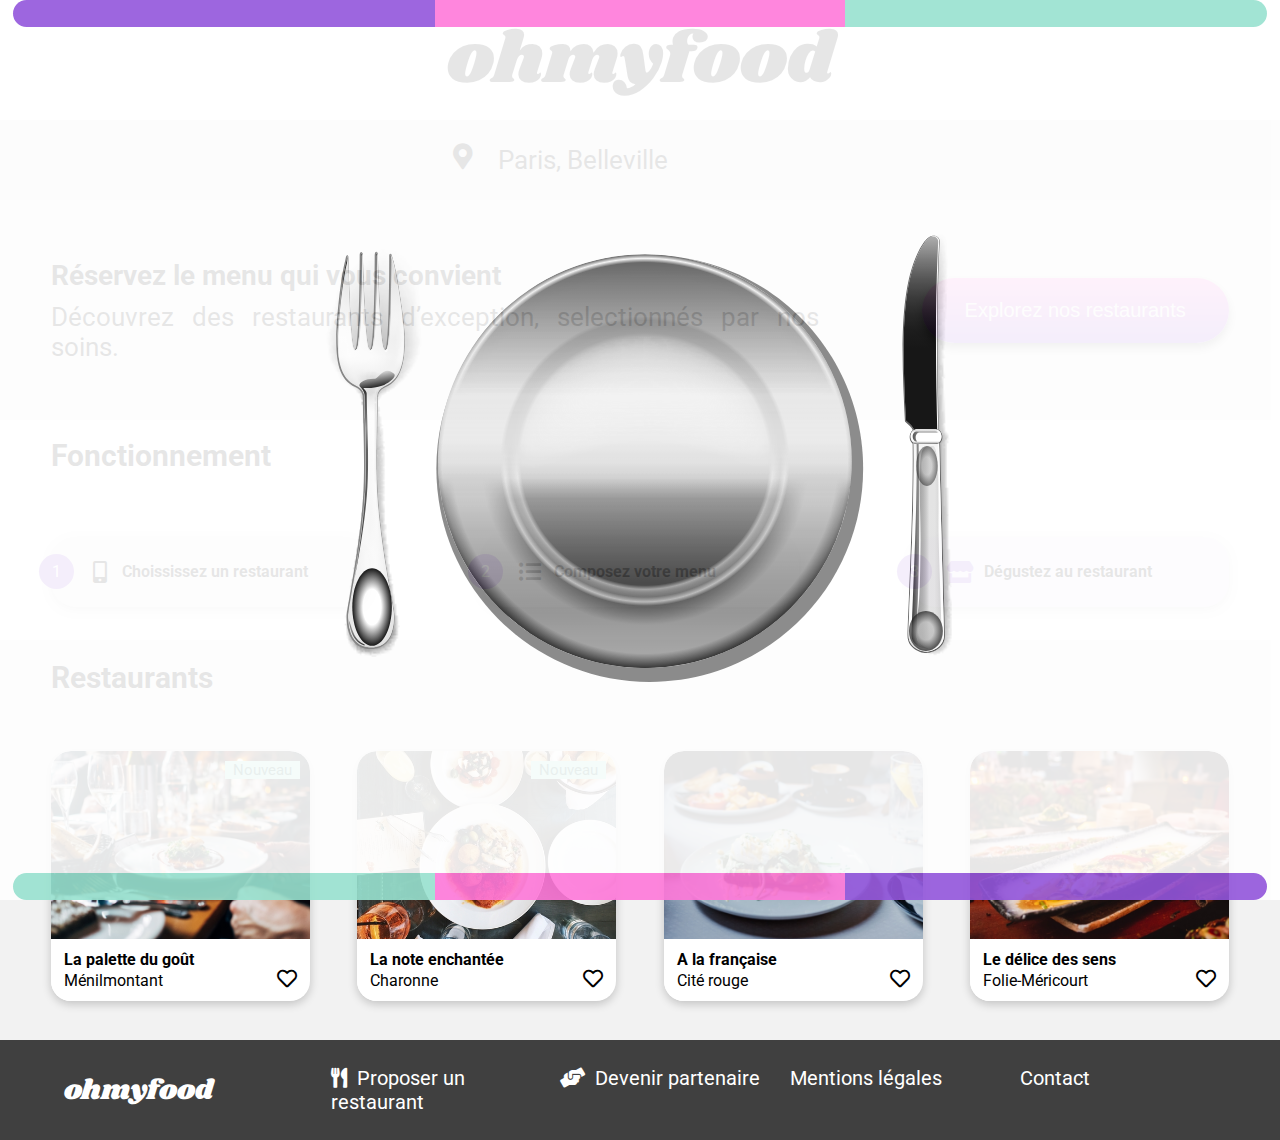
<file: index.html>
<!DOCTYPE html>
<html lang="fr">
<head>
    <meta charset="UTF-8">
    <meta http-equiv="X-UA-Compatible" content="IE=edge">
    <meta name="viewport" content="width=device-width, initial-scale=1.0">
    <link rel="stylesheet" href="./css/fontawesome/css/all.css">
    <link rel="stylesheet" href="./css/accueil_style.css">

    <title>Ohmyfood</title>

    <!-- Global site tag (gtag.js) - Google Analytics -->
<script async src="https://www.googletagmanager.com/gtag/js?id=G-TWSMC20146"></script>
<script>
  window.dataLayer = window.dataLayer || [];
  function gtag(){dataLayer.push(arguments);}
  gtag('js', new Date());

  gtag('config', 'G-TWSMC20146');
</script>

</head>
<body>
    <div class="loader">
        <div class="loader__bar1"></div>
        <div class="loader__bar2"></div>
        <div class="loader__bar3"></div>
        <img src="./images/Index_loader.svg" alt="ustensils" class="load-pic">
        <div class="loader__bar4"></div>
        <div class="loader__bar5"></div>
        <div class="loader__bar6"></div>
    </div>
    <header class="heading">
        <h1 class="heading__logo">ohmyfood</h1>
    </header>
    <aside class="location">
        <div class="locbox">
            <label for="locbox__userlocation" class="locbox__item">
                <i class="fas fa-map-marker-alt"></i>
            </label>
            <input type="text" name="location" id="locbox__userlocation" size="20" maxlength="25" value="Paris, Belleville">
        </div>
    </aside>
    <article class="summary">
        <div class="summary__text">
            <h2 class="p1">Réservez le menu qui vous convient</h2>
            <p class="p2">Découvrez des restaurants d’exception, selectionnés par nos soins.</p>
        </div>
            <input type="button" value="Explorez nos restaurants" class="btn summary__btn">
    </article>
    <section class="functioning">
        <div class="functioning__head">
            <h2>Fonctionnement</h2>
        </div>
        <div class="functioningbox">
            <div class="functioningbox__content functioningbox__content--colored fc1">
                <span class="f1">1</span>
                <i class="fas fa-mobile-alt step-icon"></i>
                <span class="f2">Choississez un restaurant</span>
            </div>
            <div class="functioningbox__content functioningbox__content--colored fc2">
                <span class="f1">2</span>
                <i class="fas fa-list-ul step-icon"></i>
                <span class="f2">Composez votre menu</span>
            </div>
            <div class="functioningbox__content functioningbox__content--colored fc3">
                <span class="f1">3</span>
                <i class="fas fa-store step-icon"></i>
                <span class="f2">Dégustez au restaurant</span>
            </div>
        </div>
    </section>
    <section class="choice">
        <div class="choice__head">
            <h2>Restaurants</h2>
        </div>
        <div class="cardcontainer">
            <a href="./menu-la_palette_du_goût.html" class="card">
                <div class="card__pic">
                    <p class="new">Nouveau</p>
                    <img src="./images/jay-wennington-n_y88twmgwa-unsplash.jpg" alt="palette_du_goût" class="placeimage">  
                </div>
                <div class="card__content">
                    <div>
                        <p class="cp1">La palette du goût</p>
                        <p class="cp2">Ménilmontant</p>
                    </div>
                </div>
            </a>
            <div class="like_btn"><i class="far fa-heart"></i>
            <i class="fas fa-heart like_btn--on"></i>
            </div>
        </div>
        <div class="cardcontainer">
            <a href="./menu-la_note_enchantée.html" class="card">
                <div class="card__pic">
                    <p class="new">Nouveau</p>
                    <img src="./images/stil-u2Lp8tXIcjw-unsplash.jpg" alt="note_enchantée" class="placeimage">
                </div>
                <div class="card__content">
                    <div>
                        <p class="cp1">La note enchantée</p>
                        <p class="cp2">Charonne</p>
                    </div>
                </div>
            </a>
            <div class="like_btn"><i class="far fa-heart"></i>
            <i class="fas fa-heart like_btn--on"></i></div>
        </div>
        <div class="cardcontainer">
            <a href="./menu-à_la_française.html" class="card">
                <div class="card__pic">
                    <img src="./images/toa-heftiba-DQKerTsQwi0-unsplash.jpg" alt="à_la_française" class="placeimage">
                </div>
                <div class="card__content">
                    <div>
                        <p class="cp1">A la française</p>
                        <p class="cp2">Cité rouge</p>
                    </div>
                </div>
            </a>
            <div class="like_btn"><i class="far fa-heart"></i>
            <i class="fas fa-heart like_btn--on"></i></div>
        </div>
        <div class="cardcontainer">
            <a href="./menu-le_délice_des_sens.html" class="card">
                <div class="card__pic">
                    <img src="./images/louis-hansel-shotsoflouis-qNBGVyOCY8Q-unsplash.jpg" alt="délice_des_sens" class="placeimage">
                </div>
                <div class="card__content">
                    <div>
                        <p class="cp1">Le délice des sens</p>
                        <p class="cp2">Folie-Méricourt</p>
                    </div>
                </div>
            </a>
            <div class="like_btn"><i class="far fa-heart"></i>
            <i class="fas fa-heart like_btn--on"></i></div>
        </div>
        
    </section>
    <footer class="foot">
            <h1 class="foot__logo">ohmyfood</h1>
            <ul class="foot__footlist">
                <li class="footlist__link"><a href="#" class="fl1"><i class="fas fa-utensils footerlogo1"></i>Proposer un restaurant</a></li>
                <li class="footlist__link"><a href="#" class="fl2"><i class="fas fa-hands-helping footerlogo2"></i>Devenir partenaire</a></li>
                <li class="footlist__link"><a href="#" class="fl3">Mentions légales</a></li>
                <li class="footlist__link"><a href="mailto:ohmyfoodcontact@restaurant.net" class="fl4">Contact</a></li>
            </ul>
    </footer>
</body>
</html>
</file>
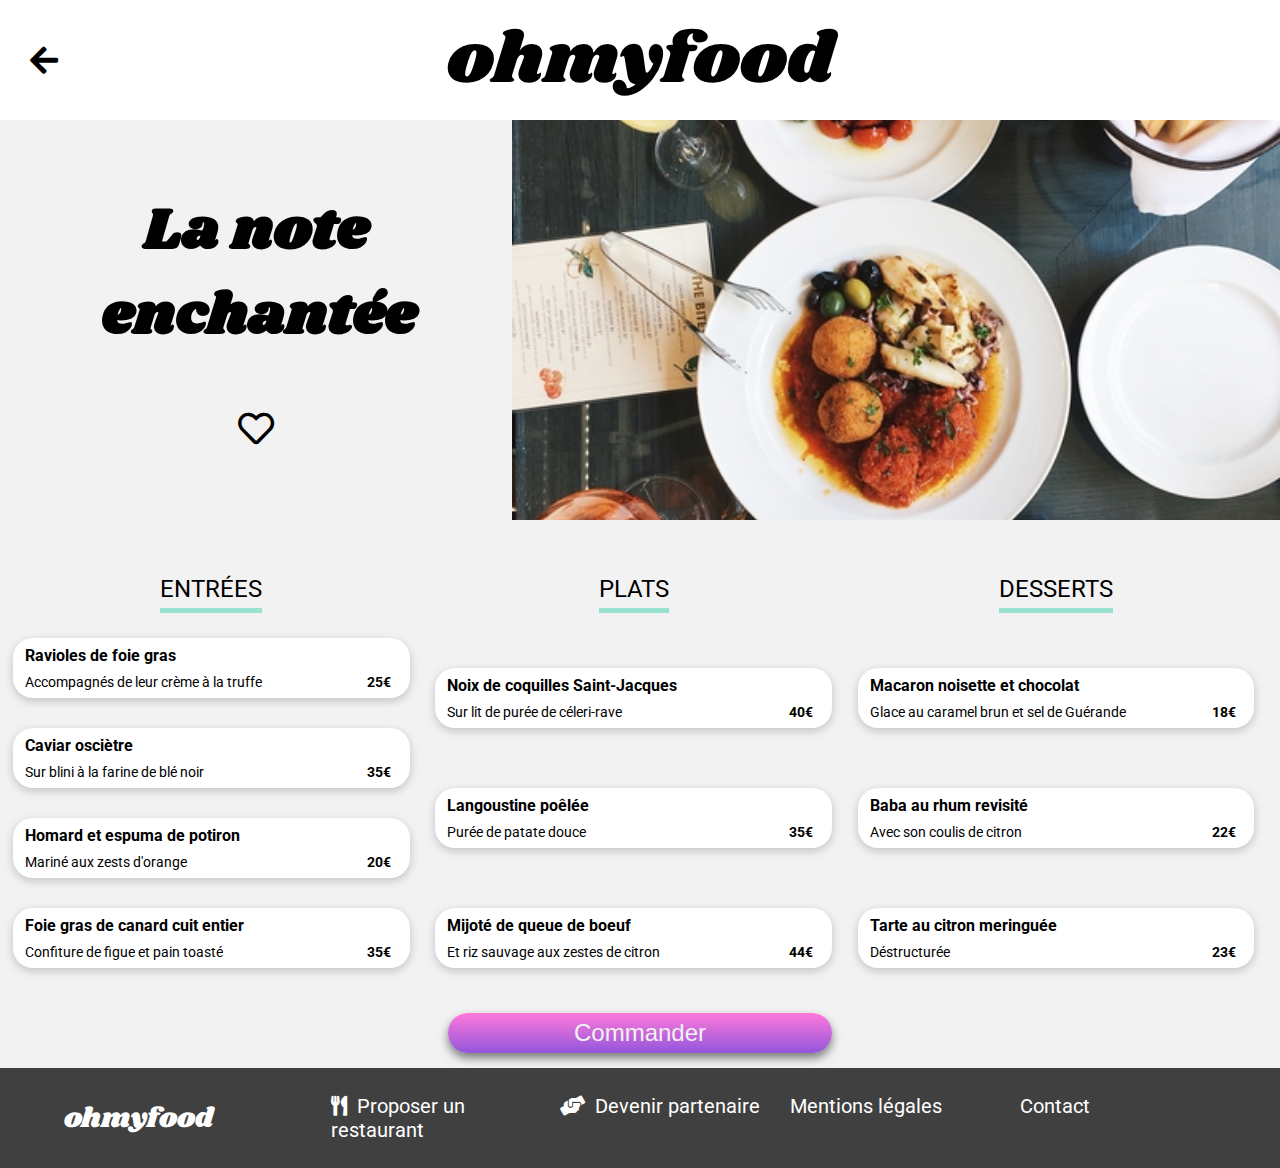
<file: menu-la_note_enchantée.html>
<!DOCTYPE html>
<html lang="en">
<head>
    <meta charset="UTF-8">
    <meta http-equiv="X-UA-Compatible" content="IE=edge">
    <meta name="viewport" content="width=device-width, initial-scale=1.0">
    <link rel="stylesheet" href="./css/fontawesome/css/all.css">
    <link rel="stylesheet" href="./css/menu_style.css">
    <title>Ohmyfood - Menu</title>
    <!-- Global site tag (gtag.js) - Google Analytics -->
<script async src="https://www.googletagmanager.com/gtag/js?id=G-TWSMC20146"></script>
<script>
  window.dataLayer = window.dataLayer || [];
  function gtag(){dataLayer.push(arguments);}
  gtag('js', new Date());

  gtag('config', 'G-TWSMC20146');
</script>
</head>
<body>
    <header class="heading">
        <a href="./index.html" class="heading__back"><i class="fas fa-arrow-left"></i></a>
        <h1 class="heading__logo">ohmyfood</h1>
    </header>
    <section class="menu">
        <div class="menu__pic">
            <img src="./images/stil-u2Lp8tXIcjw-unsplash.jpg" alt="note_enchantée" class="placeimage">
        </div>
        <div class="menu__heading">
            <h1 class="placename">La note enchantée</h1>
            <button class="like_btn"><i class="far fa-heart"></i>
<i class="fas fa-heart like_btn--on"></i></button>
        </div>
        <div class="menubox">
            <div class="menubox__phase">
                <div class="phasetitle">
                    <p>Entrées</p>
                    <hr>
                </div>
                <div class="phasecontent pc1">
                    <div class="phasecontent__text">
                        <p class="pc1">Ravioles de foie gras</p>
                        <p class="pc2">Accompagnés de leur crème à la truffe</p>
                    </div>
                    <div class="price">
                        <p>25€</p>
                    </div>
                    <div class=" check-btn">
                        <i class="fas fa-check-circle"></i>
                    </div>
                </div>
                <div class="phasecontent pc2">
                    <div class="phasecontent__text">
                        <p class="pc1">Caviar osciètre</p>
                        <p class="pc2">Sur blini à la farine de blé noir</p>
                    </div>
                    <div class="price">
                        <p>35€</p>
                    </div>
                    <div class=" check-btn">
                        <i class="fas fa-check-circle"></i>
                    </div>
                </div>
                <div class="phasecontent pc3">
                    <div class="phasecontent__text">
                        <p class="pc1">Homard et espuma de potiron</p>
                        <p class="pc2">Mariné aux zests d'orange</p>
                    </div>
                    <div class="price">
                        <p>20€</p>
                    </div>
                    <div class=" check-btn">
                        <i class="fas fa-check-circle"></i>
                    </div>
                </div>
                <div class="phasecontent pc4">
                    <div class="phasecontent__text">
                        <p class="pc1">Foie gras de canard cuit entier</p>
                        <p class="pc2">Confiture de figue et pain toasté</p>
                    </div>
                    <div class="price">
                        <p>35€</p>
                    </div>
                    <div class=" check-btn">
                        <i class="fas fa-check-circle"></i>
                    </div>
                </div>
            </div>
            <div class="menubox__phase">
                <div class="phasetitle">
                    <p>Plats</p>
                    <hr>
                </div>
                <div class="phasecontent pc1">
                    <div class="phasecontent__text">
                        <p class="pc1">Noix de coquilles Saint-Jacques</p>
                        <p class="pc2">Sur lit de purée de céleri-rave</p>
                    </div>
                    <div class="price">
                        <p>40€</p>
                    </div>
                    <div class=" check-btn">
                        <i class="fas fa-check-circle"></i>
                    </div>
                </div>
                <div class="phasecontent pc2">
                    <div class="phasecontent__text">
                        <p class="pc1">Langoustine poêlée</p>
                        <p class="pc2">Purée de patate douce</p>
                    </div>
                    <div class="price">
                        <p>35€</p>
                    </div>
                    <div class=" check-btn">
                        <i class="fas fa-check-circle"></i>
                    </div>
                </div>
                <div class="phasecontent pc3">
                    <div class="phasecontent__text">
                        <p class="pc1">Mijoté de queue de boeuf</p>
                        <p class="pc2">Et riz sauvage aux zestes de citron</p>
                    </div>
                    <div class="price">
                        <p>44€</p>
                    </div>
                    <div class=" check-btn">
                        <i class="fas fa-check-circle"></i>
                    </div>
                </div>
            </div>
            <div class="menubox__phase">
                <div class="phasetitle">
                    <p>Desserts</p>
                    <hr>
                </div>
                <div class="phasecontent pc1">
                    <div class="phasecontent__text">
                        <p class="pc1">Macaron noisette et chocolat</p>
                        <p class="pc2">Glace au caramel brun et sel de Guérande</p>
                    </div>
                    <div class="price">
                        <p>18€</p>
                    </div>
                    <div class=" check-btn">
                        <i class="fas fa-check-circle"></i>
                    </div>
                </div>
                <div class="phasecontent pc2">
                    <div class="phasecontent__text">
                        <p class="pc1">Baba au rhum revisité</p>
                        <p class="pc2">Avec son coulis de citron</p>
                    </div>
                    <div class="price">
                        <p>22€</p>
                    </div>
                    <div class=" check-btn">
                        <i class="fas fa-check-circle"></i>
                    </div>
                </div>
                <div class="phasecontent pc3">
                    <div class="phasecontent__text">
                        <p class="pc1">Tarte au citron meringuée</p>
                        <p class="pc2">Déstructurée</p>
                    </div>
                    <div class="price">
                        <p>23€</p>
                    </div>
                    <div class=" check-btn">
                        <i class="fas fa-check-circle"></i>
                    </div>
                </div>
            </div>
            <input type="button" value="Commander" class="btn menubox__btn">
        </div>
    </section>
    <footer class="foot">
        <h1 class="foot__logo">ohmyfood</h1>
        <ul class="foot__footlist">
            <li class="footlist__link"><a href="#" class="fl1"><i class="fas fa-utensils footerlogo1"></i>Proposer un restaurant</a></li>
            <li class="footlist__link"><a href="#" class="fl2"><i class="fas fa-hands-helping footerlogo2"></i>Devenir partenaire</a></li>
            <li class="footlist__link"><a href="#" class="fl3">Mentions légales</a></li>
            <li class="footlist__link"><a href="mailto:ohmyfoodcontact@restaurant.net" class="fl4">Contact</a></li>
        </ul>
</footer>
</body>
</html>
</file>
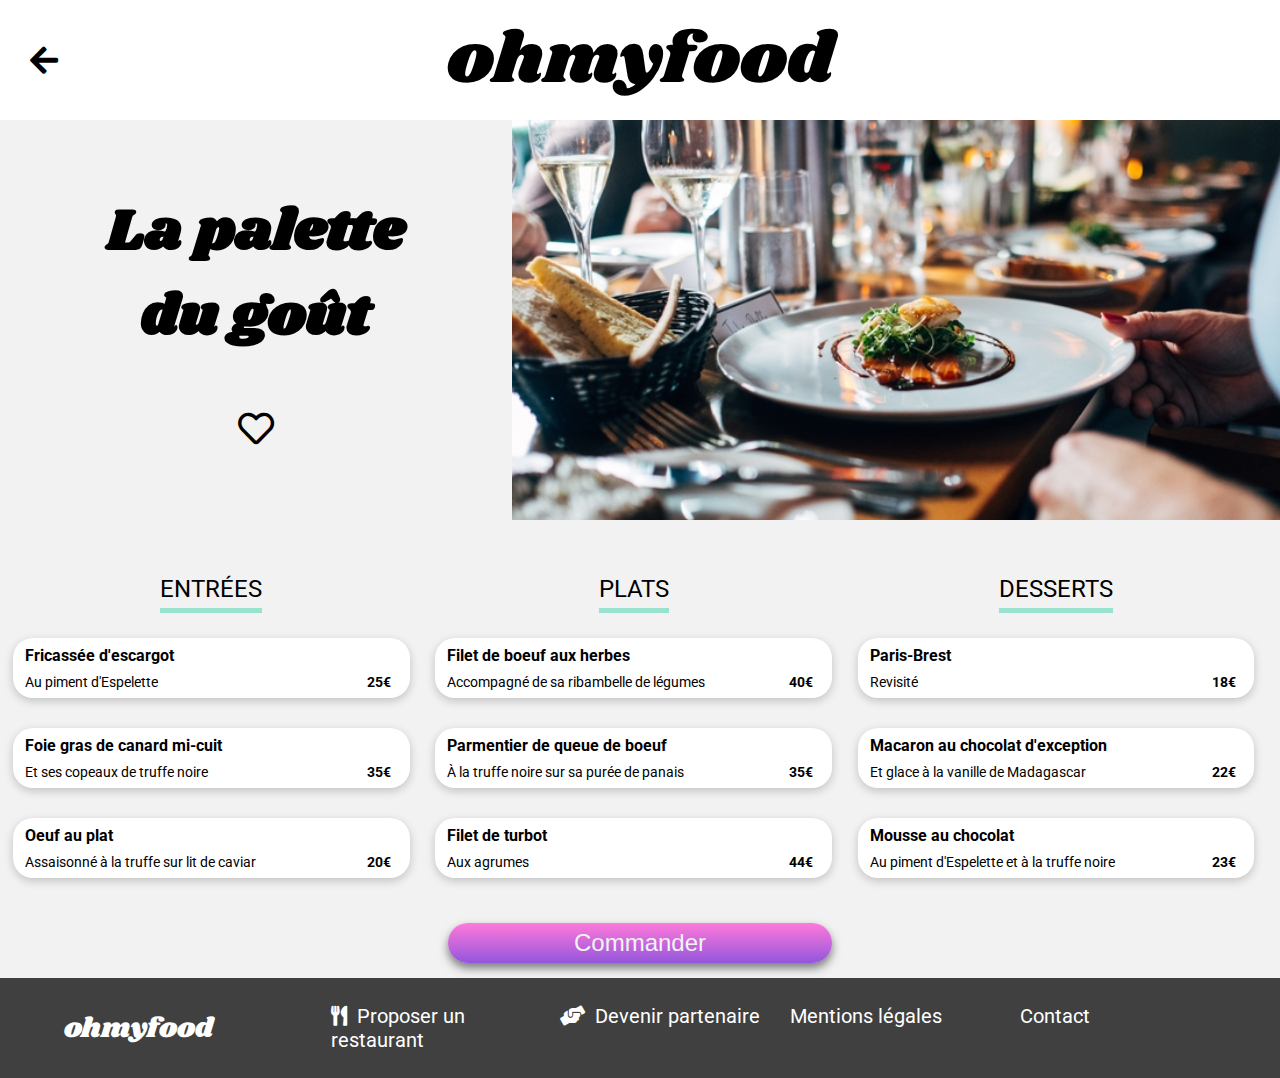
<file: menu-la_palette_du_goût.html>
<!DOCTYPE html>
<html lang="en">
<head>
    <meta charset="UTF-8">
    <meta http-equiv="X-UA-Compatible" content="IE=edge">
    <meta name="viewport" content="width=device-width, initial-scale=1.0">
    <link rel="stylesheet" href="./css/fontawesome/css/all.css">
    <link rel="stylesheet" href="./css/menu_style.css">
    <title>Ohmyfood - Menu</title>
    <!-- Global site tag (gtag.js) - Google Analytics -->
<script async src="https://www.googletagmanager.com/gtag/js?id=G-TWSMC20146"></script>
<script>
  window.dataLayer = window.dataLayer || [];
  function gtag(){dataLayer.push(arguments);}
  gtag('js', new Date());

  gtag('config', 'G-TWSMC20146');
</script>
</head>
<body>
    <header class="heading">
        <a href="./index.html" class="heading__back"><i class="fas fa-arrow-left"></i></a>
        <h1 class="heading__logo">ohmyfood</h1>
    </header>
    <section class="menu">
        <div class="menu__pic">
            <img src="./images/jay-wennington-n_y88twmgwa-unsplash.jpg" alt="palette_du_goût" class="placeimage">
        </div>
        <div class="menu__heading">
            <h2 class="placename">La palette du goût</h2>
            <div class="like_btn"><i class="far fa-heart"></i>
            <i class="fas fa-heart like_btn--on"></i></div>
        </div>
        <div class="menubox">
            <div class="menubox__phase">
                <div class="phasetitle">
                    <p>Entrées</p>
                    <hr>
                </div>
                <div class="phasecontent pc1">
                    <div class="phasecontent__text">
                        <p class="pc1">Fricassée d'escargot</p>
                        <p class="pc2">Au piment d'Espelette</p>
                    </div>
                    <div class="price">
                        <p>25€</p>
                    </div>
                    <div class=" check-btn">
                        <i class="fas fa-check-circle"></i>
                    </div>
                </div>
                <div class="phasecontent pc2">
                    <div class="phasecontent__text">
                        <p class="pc1">Foie gras de canard mi-cuit</p>
                        <p class="pc2">Et ses copeaux de truffe noire</p>
                    </div>
                    <div class="price">
                        <p>35€</p>
                    </div>
                    <div class=" check-btn">
                        <i class="fas fa-check-circle"></i>
                    </div>
                </div>
                <div class="phasecontent pc3">
                    <div class="phasecontent__text">
                        <p class="pc1">Oeuf au plat</p>
                        <p class="pc2">Assaisonné à la truffe sur lit de caviar</p>
                    </div>
                    <div class="price">
                        <p>20€</p>
                    </div>
                    <div class=" check-btn">
                        <i class="fas fa-check-circle"></i>
                    </div>
                </div>
            </div>
            <div class="menubox__phase">
                <div class="phasetitle">
                    <p>Plats</p>
                    <hr>
                </div>
                <div class="phasecontent pc1">
                    <div class="phasecontent__text">
                        <p class="pc1">Filet de boeuf aux herbes</p>
                        <p class="pc2">Accompagné de sa ribambelle de légumes</p>
                    </div>
                    <div class="price">
                        <p>40€</p>
                    </div>
                    <div class=" check-btn">
                        <i class="fas fa-check-circle"></i>
                    </div>
                </div>
                <div class="phasecontent pc2">
                    <div class="phasecontent__text">
                        <p class="pc1">Parmentier de queue de boeuf</p>
                        <p class="pc2">À la truffe noire sur sa purée de panais</p>
                    </div>
                    <div class="price">
                        <p>35€</p>
                    </div>
                    <div class=" check-btn">
                        <i class="fas fa-check-circle"></i>
                    </div>
                </div>
                <div class="phasecontent pc3">
                    <div class="phasecontent__text">
                        <p class="pc1">Filet de turbot</p>
                        <p class="pc2">Aux agrumes</p>
                    </div>
                    <div class="price">
                        <p>44€</p>
                    </div>
                    <div class=" check-btn">
                        <i class="fas fa-check-circle"></i>
                    </div>
                </div>
            </div>
            <div class="menubox__phase">
                <div class="phasetitle">
                    <p>Desserts</p>
                    <hr>
                </div>
                <div class="phasecontent pc1">
                    <div class="phasecontent__text">
                        <p class="pc1">Paris-Brest</p>
                        <p class="pc2">Revisité</p>
                    </div>
                    <div class="price">
                        <p>18€</p>
                    </div>
                    <div class=" check-btn">
                        <i class="fas fa-check-circle"></i>
                    </div>
                </div>
                <div class="phasecontent pc2">
                    <div class="phasecontent__text">
                        <p class="pc1">Macaron au chocolat d'exception</p>
                        <p class="pc2">Et glace à la vanille de Madagascar</p>
                    </div>
                    <div class="price">
                        <p>22€</p>
                    </div>
                    <div class=" check-btn">
                        <i class="fas fa-check-circle"></i>
                    </div>
                </div>
                <div class="phasecontent pc3">
                    <div class="phasecontent__text">
                        <p class="pc1">Mousse au chocolat</p>
                        <p class="pc2">Au piment d'Espelette et à la truffe noire</p>
                    </div>
                    <div class="price">
                        <p>23€</p>
                    </div>
                    <div class=" check-btn">
                        <i class="fas fa-check-circle"></i>
                    </div>
                </div>
            </div>
            <input type="button" value="Commander" class="btn menubox__btn">
        </div>
    </section>
    <footer class="foot">
        <h1 class="foot__logo">ohmyfood</h1>
        <ul class="foot__footlist">
            <li class="footlist__link"><a href="#" class="fl1"><i class="fas fa-utensils footerlogo1"></i>Proposer un restaurant</a></li>
            <li class="footlist__link"><a href="#" class="fl2"><i class="fas fa-hands-helping footerlogo2"></i>Devenir partenaire</a></li>
            <li class="footlist__link"><a href="#" class="fl3">Mentions légales</a></li>
            <li class="footlist__link"><a href="mailto:ohmyfoodcontact@restaurant.net" class="fl4">Contact</a></li>
        </ul>
</footer>
</body>
</html>
</file>
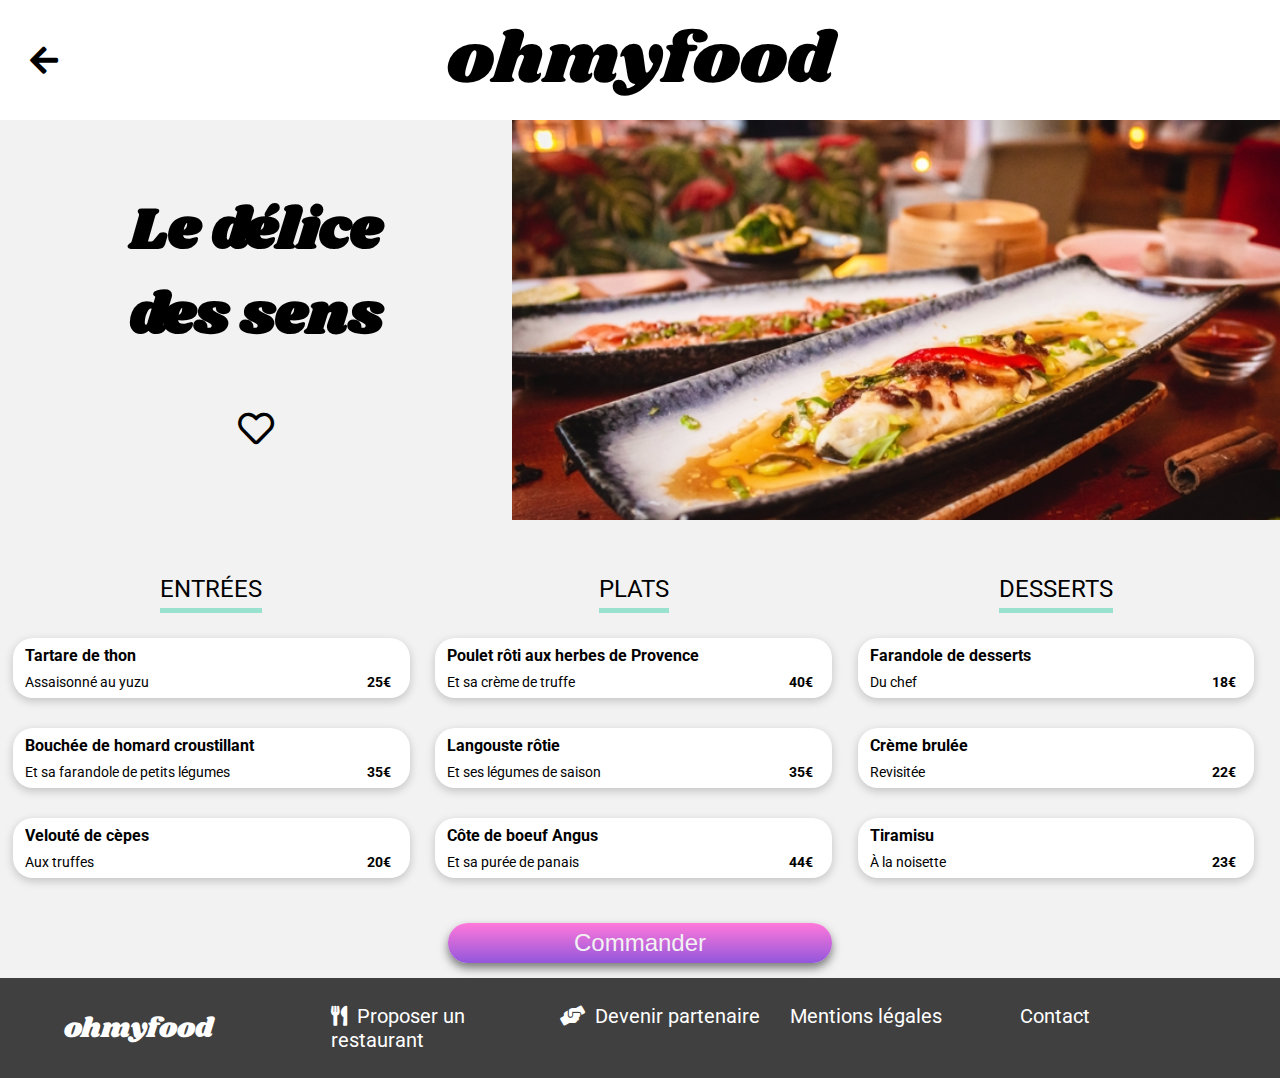
<file: menu-le_délice_des_sens.html>
<!DOCTYPE html>
<html lang="en">
<head>
    <meta charset="UTF-8">
    <meta http-equiv="X-UA-Compatible" content="IE=edge">
    <meta name="viewport" content="width=device-width, initial-scale=1.0">
    <link rel="stylesheet" href="./css/fontawesome/css/all.css">
    <link rel="stylesheet" href="./css/menu_style.css">
    <title>Ohmyfood - Menu</title>
    <!-- Global site tag (gtag.js) - Google Analytics -->
<script async src="https://www.googletagmanager.com/gtag/js?id=G-TWSMC20146"></script>
<script>
  window.dataLayer = window.dataLayer || [];
  function gtag(){dataLayer.push(arguments);}
  gtag('js', new Date());

  gtag('config', 'G-TWSMC20146');
</script>
</head>
<body>
    <header class="heading">
        <a href="./index.html" class="heading__back"><i class="fas fa-arrow-left"></i></a>
        <h1 class="heading__logo">ohmyfood</h1>
    </header>
    <section class="menu">
        <div class="menu__pic">
            <img src="./images/louis-hansel-shotsoflouis-qNBGVyOCY8Q-unsplash.jpg" alt="délice_des_sens" class="placeimage">
        </div>
        <div class="menu__heading">
            <h1 class="placename">Le délice des sens</h1>
            <button class="like_btn"><i class="far fa-heart"></i>
<i class="fas fa-heart like_btn--on"></i></button>
        </div>
        <div class="menubox">
            <div class="menubox__phase">
                <div class="phasetitle">
                    <p>Entrées</p>
                    <hr>
                </div>
                <div class="phasecontent pc1">
                    <div class="phasecontent__text">
                        <p class="pc1">Tartare de thon</p>
                        <p class="pc2">Assaisonné au yuzu</p>
                    </div>
                    <div class="price">
                        <p>25€</p>
                    </div>
                    <div class=" check-btn">
                        <i class="fas fa-check-circle"></i>
                    </div>
                </div>
                <div class="phasecontent pc2">
                    <div class="phasecontent__text">
                        <p class="pc1">Bouchée de homard croustillant</p>
                        <p class="pc2">Et sa farandole de petits légumes</p>
                    </div>
                    <div class="price">
                        <p>35€</p>
                    </div>
                    <div class=" check-btn">
                        <i class="fas fa-check-circle"></i>
                    </div>
                </div>
                <div class="phasecontent pc3">
                    <div class="phasecontent__text">
                        <p class="pc1">Velouté de cèpes</p>
                        <p class="pc2">Aux truffes</p>
                    </div>
                    <div class="price">
                        <p>20€</p>
                    </div>
                    <div class=" check-btn">
                        <i class="fas fa-check-circle"></i>
                    </div>
                </div>
            </div>
            <div class="menubox__phase">
                <div class="phasetitle">
                    <p>Plats</p>
                    <hr>
                </div>
                <div class="phasecontent pc1">
                    <div class="phasecontent__text">
                        <p class="pc1">Poulet rôti aux herbes de Provence</p>
                        <p class="pc2">Et sa crème de truffe</p>
                    </div>
                    <div class="price">
                        <p>40€</p>
                    </div>
                    <div class=" check-btn">
                        <i class="fas fa-check-circle"></i>
                    </div>
                </div>
                <div class="phasecontent pc2">
                    <div class="phasecontent__text">
                        <p class="pc1">Langouste rôtie</p>
                        <p class="pc2">Et ses légumes de saison</p>
                    </div>
                    <div class="price">
                        <p>35€</p>
                    </div>
                    <div class=" check-btn">
                        <i class="fas fa-check-circle"></i>
                    </div>
                </div>
                <div class="phasecontent pc3">
                    <div class="phasecontent__text">
                        <p class="pc1">Côte de boeuf Angus</p>
                        <p class="pc2">Et sa purée de panais</p>
                    </div>
                    <div class="price">
                        <p>44€</p>
                    </div>
                    <div class=" check-btn">
                        <i class="fas fa-check-circle"></i>
                    </div>
                </div>
            </div>
            <div class="menubox__phase">
                <div class="phasetitle">
                    <p>Desserts</p>
                    <hr>
                </div>
                <div class="phasecontent pc1">
                    <div class="phasecontent__text">
                        <p class="pc1">Farandole de desserts</p>
                        <p class="pc2">Du chef</p>
                    </div>
                    <div class="price">
                        <p>18€</p>
                    </div>
                    <div class=" check-btn">
                        <i class="fas fa-check-circle"></i>
                    </div>
                </div>
                <div class="phasecontent pc2">
                    <div class="phasecontent__text">
                        <p class="pc1">Crème brulée</p>
                        <p class="pc2">Revisitée</p>
                    </div>
                    <div class="price">
                        <p>22€</p>
                    </div>
                    <div class=" check-btn">
                        <i class="fas fa-check-circle"></i>
                    </div>
                </div>
                <div class="phasecontent pc3">
                    <div class="phasecontent__text">
                        <p class="pc1">Tiramisu</p>
                        <p class="pc2">À la noisette</p>
                    </div>
                    <div class="price">
                        <p>23€</p>
                    </div>
                    <div class=" check-btn">
                        <i class="fas fa-check-circle"></i>
                    </div>
                </div>
            </div>
            <input type="button" value="Commander" class="btn menubox__btn">
        </div>
    </section>
    <footer class="foot">
        <h1 class="foot__logo">ohmyfood</h1>
        <ul class="foot__footlist">
            <li class="footlist__link"><a href="#" class="fl1"><i class="fas fa-utensils footerlogo1"></i>Proposer un restaurant</a></li>
            <li class="footlist__link"><a href="#" class="fl2"><i class="fas fa-hands-helping footerlogo2"></i>Devenir partenaire</a></li>
            <li class="footlist__link"><a href="#" class="fl3">Mentions légales</a></li>
            <li class="footlist__link"><a href="mailto:ohmyfoodcontact@restaurant.net" class="fl4">Contact</a></li>
        </ul>
</footer>
</body>
</html>
</file>
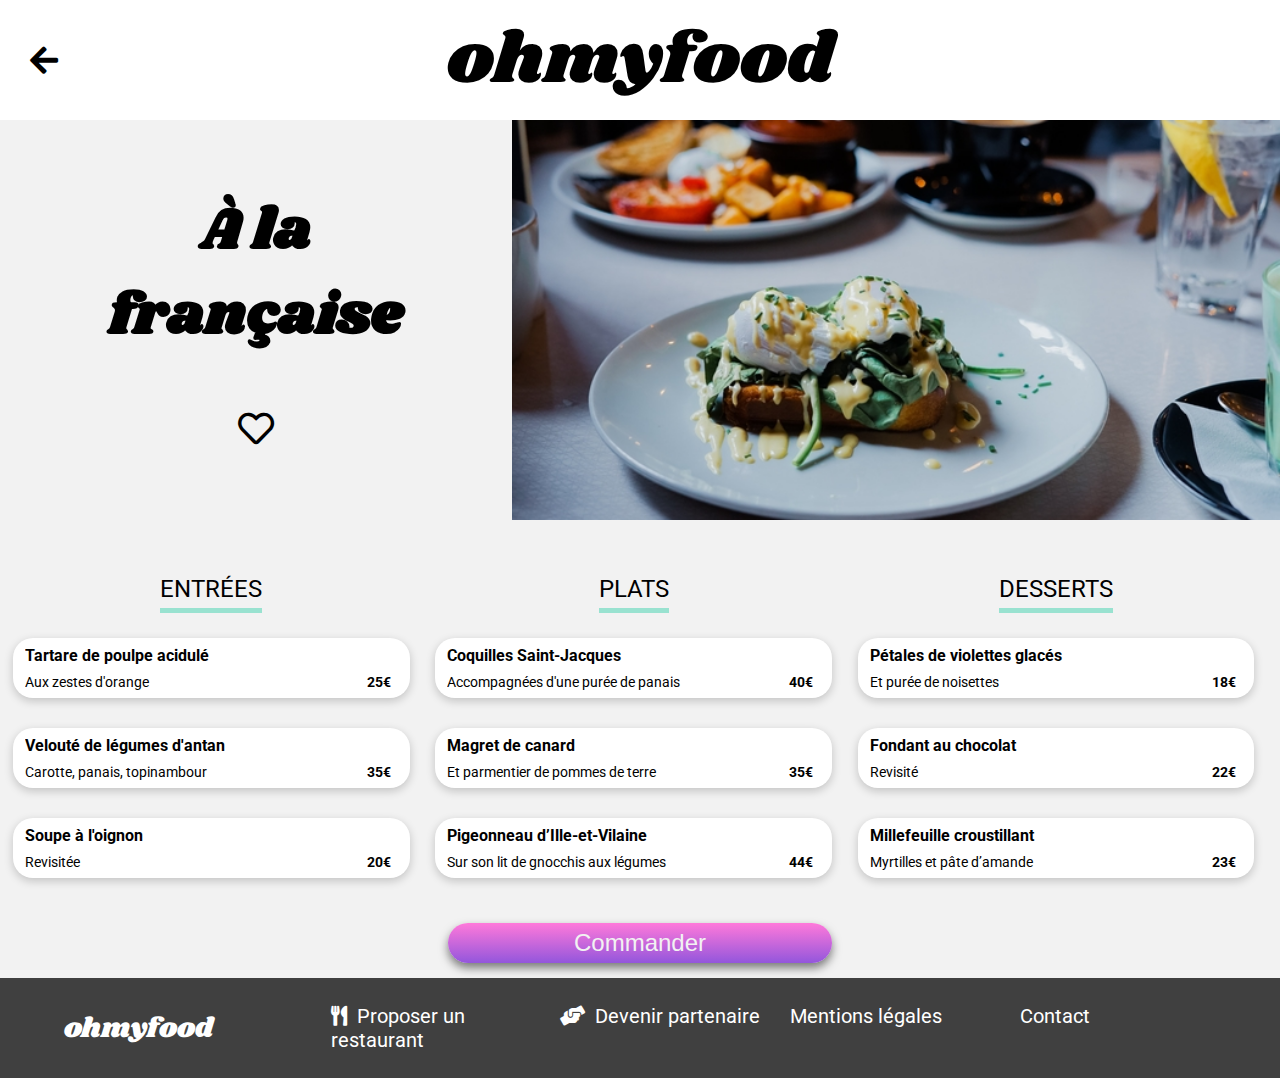
<file: menu-à_la_française.html>
<!DOCTYPE html>
<html lang="en">
<head>
    <meta charset="UTF-8">
    <meta http-equiv="X-UA-Compatible" content="IE=edge">
    <meta name="viewport" content="width=device-width, initial-scale=1.0">
    <link rel="stylesheet" href="./css/fontawesome/css/all.css">
    <link rel="stylesheet" href="./css/menu_style.css">
    <title>Ohmyfood - Menu</title>
    <!-- Global site tag (gtag.js) - Google Analytics -->
<script async src="https://www.googletagmanager.com/gtag/js?id=G-TWSMC20146"></script>
<script>
  window.dataLayer = window.dataLayer || [];
  function gtag(){dataLayer.push(arguments);}
  gtag('js', new Date());

  gtag('config', 'G-TWSMC20146');
</script>
</head>
<body>
    <header class="heading">
        <a href="./index.html" class="heading__back"><i class="fas fa-arrow-left"></i></a>
        <h1 class="heading__logo">ohmyfood</h1>
    </header>
    <section class="menu">
        <div class="menu__pic">
            <img src="./images/toa-heftiba-DQKerTsQwi0-unsplash.jpg" alt="à_la_française" class="placeimage">
        </div>
        <div class="menu__heading">
            <h1 class="placename">À la française</h1>
            <button class="like_btn"><i class="far fa-heart"></i>
<i class="fas fa-heart like_btn--on"></i></button>
        </div>
        <div class="menubox">
            <div class="menubox__phase">
                <div class="phasetitle">
                    <p>Entrées</p>
                    <hr>
                </div>
                <div class="phasecontent pc1">
                    <div class="phasecontent__text">
                        <p class="pc1">Tartare de poulpe acidulé</p>
                        <p class="pc2">Aux zestes d'orange</p>
                    </div>
                    <div class="price">
                        <p>25€</p>
                    </div>
                    <div class=" check-btn">
                        <i class="fas fa-check-circle"></i>
                    </div>
                </div>
                <div class="phasecontent pc2">
                    <div class="phasecontent__text">
                        <p class="pc1">Velouté de légumes d'antan</p>
                        <p class="pc2">Carotte, panais, topinambour</p>
                    </div>
                    <div class="price">
                        <p>35€</p>
                    </div>
                    <div class=" check-btn">
                        <i class="fas fa-check-circle"></i>
                    </div>
                </div>
                <div class="phasecontent pc3">
                    <div class="phasecontent__text">
                        <p class="pc1">Soupe à l'oignon</p>
                        <p class="pc2">Revisitée</p>
                    </div>
                    <div class="price">
                        <p>20€</p>
                    </div>
                    <div class=" check-btn">
                        <i class="fas fa-check-circle"></i>
                    </div>
                </div>
            </div>
            <div class="menubox__phase">
                <div class="phasetitle">
                    <p>Plats</p>
                    <hr>
                </div>
                <div class="phasecontent pc1">
                    <div class="phasecontent__text">
                        <p class="pc1">Coquilles Saint-Jacques</p>
                        <p class="pc2">Accompagnées d'une purée de panais</p>
                    </div>
                    <div class="price">
                        <p>40€</p>
                    </div>
                    <div class=" check-btn">
                        <i class="fas fa-check-circle"></i>
                    </div>
                </div>
                <div class="phasecontent pc2">
                    <div class="phasecontent__text">
                        <p class="pc1">Magret de canard</p>
                        <p class="pc2">Et parmentier de pommes de terre</p>
                    </div>
                    <div class="price">
                        <p>35€</p>
                    </div>
                    <div class=" check-btn">
                        <i class="fas fa-check-circle"></i>
                    </div>
                </div>
                <div class="phasecontent pc3">
                    <div class="phasecontent__text">
                        <p class="pc1">Pigeonneau d’Ille-et-Vilaine</p>
                        <p class="pc2">Sur son lit de gnocchis aux légumes</p>
                    </div>
                    <div class="price">
                        <p>44€</p>
                    </div>
                    <div class=" check-btn">
                        <i class="fas fa-check-circle"></i>
                    </div>
                </div>
            </div>
            <div class="menubox__phase">
                <div class="phasetitle">
                    <p>Desserts</p>
                    <hr>
                </div>
                <div class="phasecontent pc1">
                    <div class="phasecontent__text">
                        <p class="pc1">Pétales de violettes glacés</p>
                        <p class="pc2">Et purée de noisettes</p>
                    </div>
                    <div class="price">
                        <p>18€</p>
                    </div>
                    <div class=" check-btn">
                        <i class="fas fa-check-circle"></i>
                    </div>
                </div>
                <div class="phasecontent pc2">
                    <div class="phasecontent__text">
                        <p class="pc1">Fondant au chocolat</p>
                        <p class="pc2">Revisité</p>
                    </div>
                    <div class="price">
                        <p>22€</p>
                    </div>
                    <div class=" check-btn">
                        <i class="fas fa-check-circle"></i>
                    </div>
                </div>
                <div class="phasecontent pc3">
                    <div class="phasecontent__text">
                    <p class="pc1">Millefeuille croustillant</p>
                    <p class="pc2">Myrtilles et pâte d’amande</p>
                    </div>
                    <div class="price">
                        <p>23€</p>
                    </div>
                    <div class=" check-btn">
                        <i class="fas fa-check-circle"></i>
                    </div>
                </div>
            </div>
            <input type="button" value="Commander" class="btn menubox__btn">
        </div>
    </section>
    <footer class="foot">
        <h1 class="foot__logo">ohmyfood</h1>
        <ul class="foot__footlist">
            <li class="footlist__link"><a href="#" class="fl1"><i class="fas fa-utensils footerlogo1"></i>Proposer un restaurant</a></li>
            <li class="footlist__link"><a href="#" class="fl2"><i class="fas fa-hands-helping footerlogo2"></i>Devenir partenaire</a></li>
            <li class="footlist__link"><a href="#" class="fl3">Mentions légales</a></li>
            <li class="footlist__link"><a href="mailto:ohmyfoodcontact@restaurant.net" class="fl4">Contact</a></li>
        </ul>
</footer>
</body>
</html>
</file>
<file: css/accueil_style.css>
@import url("https://fonts.googleapis.com/css2?family=Shrikhand&display=swap");
@import url("https://fonts.googleapis.com/css2?family=Roboto:ital,wght@0,100;0,300;0,400;0,500;0,700;0,900;1,100;1,300;1,400;1,500;1,700;1,900&display=swap");
/* Utils */
/* Variables */
/* Maps */
/* Mixins */
/* Base */
html {
  width: 100%;
  margin: 0;
  padding: 0;
}

body {
  width: 100%;
  margin: 0;
  padding: 0;
  background-color: #ffffff;
  font-family: "Roboto", sans serif;
}

* {
  -webkit-box-sizing: border-box;
          box-sizing: border-box;
}

a {
  text-decoration: none;
  cursor: pointer;
}

p, span, h2 {
  margin: inherit;
}

/* Components */
/* Loading spinner */
.loader {
  position: absolute;
  z-index: 90;
  width: 100%;
  height: 100%;
  background-color: #ffffff;
  -webkit-animation: loader-block 2s ease-in forwards;
          animation: loader-block 2s ease-in forwards;
  opacity: 0.9;
  -webkit-transform-origin: top;
          transform-origin: top;
}

.loader__bar1 {
  position: absolute;
  z-index: 97;
  left: 1%;
  top: 0;
  width: 33%;
  height: 3%;
  background-color: #9356DC;
  border-radius: 15px 0 0 15px;
  -webkit-transform-origin: left;
          transform-origin: left;
  -webkit-animation: load-bars 0.5s ease-in 0s 1 normal both;
          animation: load-bars 0.5s ease-in 0s 1 normal both;
}

.loader__bar2 {
  position: absolute;
  z-index: 96;
  left: 33%;
  top: 0;
  width: 33%;
  height: 3%;
  background-color: #FF79DA;
  -webkit-transform-origin: left;
          transform-origin: left;
  -webkit-animation: load-bars 0.5s linear 0.4s 1 normal both;
          animation: load-bars 0.5s linear 0.4s 1 normal both;
}

.loader__bar3 {
  position: absolute;
  z-index: 95;
  left: 66%;
  top: 0;
  width: 33%;
  height: 3%;
  background-color: #99E2D0;
  border-radius: 0 15px 15px 0;
  -webkit-transform-origin: left;
          transform-origin: left;
  -webkit-animation: load-bars 0.5s ease-out 0.8s 1 normal both;
          animation: load-bars 0.5s ease-out 0.8s 1 normal both;
}

.loader__bar4 {
  position: absolute;
  z-index: 97;
  right: 1%;
  bottom: 0;
  width: 33%;
  height: 3%;
  background-color: #9356DC;
  border-radius: 0 15px 15px 0;
  -webkit-transform-origin: right;
          transform-origin: right;
  -webkit-animation: load-bars 0.5s ease-in 0s 1 normal both;
          animation: load-bars 0.5s ease-in 0s 1 normal both;
}

.loader__bar5 {
  position: absolute;
  z-index: 96;
  right: 33%;
  bottom: 0;
  width: 33%;
  height: 3%;
  background-color: #FF79DA;
  -webkit-transform-origin: right;
          transform-origin: right;
  -webkit-animation: load-bars 0.5s linear 0.4s 1 normal both;
          animation: load-bars 0.5s linear 0.4s 1 normal both;
}

.loader__bar6 {
  position: absolute;
  z-index: 95;
  right: 66%;
  bottom: 0;
  width: 33%;
  height: 3%;
  background-color: #99E2D0;
  border-radius: 15px 0 0 15px;
  -webkit-transform-origin: right;
          transform-origin: right;
  -webkit-animation: load-bars 0.5s ease-out 0.8s 1 normal both;
          animation: load-bars 0.5s ease-out 0.8s 1 normal both;
}

.loader .load-pic {
  width: 70%;
  height: 70%;
  position: relative;
  z-index: 99;
  left: auto;
  right: auto;
  top: auto;
  bottom: auto;
  margin: 10% 15% 20% 15%;
  opacity: 1;
  -webkit-animation: loading-anim 1s linear 2 normal both;
          animation: loading-anim 1s linear 2 normal both;
}

@media screen and (max-width: 599px) {
  .loader .load-pic {
    margin: 30% 15% 30% 15%;
  }
}

@media screen and (min-width: 599px) and (max-width: 992px) {
  .loader .load-pic {
    margin: 20% 15% 20% 15%;
  }
}

@-webkit-keyframes loader-block {
  0% {
    -webkit-transform: scale(0);
            transform: scale(0);
  }
  1% {
    -webkit-transform: scale(1);
            transform: scale(1);
  }
  99% {
    -webkit-transform: scale(1);
            transform: scale(1);
  }
  100% {
    -webkit-transform: scale(0);
            transform: scale(0);
  }
}

@keyframes loader-block {
  0% {
    -webkit-transform: scale(0);
            transform: scale(0);
  }
  1% {
    -webkit-transform: scale(1);
            transform: scale(1);
  }
  99% {
    -webkit-transform: scale(1);
            transform: scale(1);
  }
  100% {
    -webkit-transform: scale(0);
            transform: scale(0);
  }
}

@-webkit-keyframes loading-anim {
  0% {
    -webkit-transform: rotatez(0deg) scale(0);
            transform: rotatez(0deg) scale(0);
  }
  10% {
    -webkit-transform: rotatez(90deg) scale(0.5);
            transform: rotatez(90deg) scale(0.5);
  }
  20% {
    -webkit-transform: rotatez(180deg) scale(1);
            transform: rotatez(180deg) scale(1);
  }
  30% {
    -webkit-transform: rotatez(270deg);
            transform: rotatez(270deg);
  }
  40% {
    -webkit-transform: rotatez(315deg);
            transform: rotatez(315deg);
    -webkit-transition-timing-function: ease-in;
            transition-timing-function: ease-in;
  }
  50% {
    -webkit-transform: rotatez(360deg);
            transform: rotatez(360deg);
  }
  60% {
    -webkit-transform: rotatez(405deg);
            transform: rotatez(405deg);
    -webkit-transition-timing-function: ease-in;
            transition-timing-function: ease-in;
  }
  70% {
    -webkit-transform: rotatez(450deg);
            transform: rotatez(450deg);
  }
  80% {
    -webkit-transform: rotatez(540deg);
            transform: rotatez(540deg);
  }
  90% {
    -webkit-transform: rotatez(630deg) scale(0.5);
            transform: rotatez(630deg) scale(0.5);
  }
  100% {
    -webkit-transform: rotatez(720deg) scale(0);
            transform: rotatez(720deg) scale(0);
  }
}

@keyframes loading-anim {
  0% {
    -webkit-transform: rotatez(0deg) scale(0);
            transform: rotatez(0deg) scale(0);
  }
  10% {
    -webkit-transform: rotatez(90deg) scale(0.5);
            transform: rotatez(90deg) scale(0.5);
  }
  20% {
    -webkit-transform: rotatez(180deg) scale(1);
            transform: rotatez(180deg) scale(1);
  }
  30% {
    -webkit-transform: rotatez(270deg);
            transform: rotatez(270deg);
  }
  40% {
    -webkit-transform: rotatez(315deg);
            transform: rotatez(315deg);
    -webkit-transition-timing-function: ease-in;
            transition-timing-function: ease-in;
  }
  50% {
    -webkit-transform: rotatez(360deg);
            transform: rotatez(360deg);
  }
  60% {
    -webkit-transform: rotatez(405deg);
            transform: rotatez(405deg);
    -webkit-transition-timing-function: ease-in;
            transition-timing-function: ease-in;
  }
  70% {
    -webkit-transform: rotatez(450deg);
            transform: rotatez(450deg);
  }
  80% {
    -webkit-transform: rotatez(540deg);
            transform: rotatez(540deg);
  }
  90% {
    -webkit-transform: rotatez(630deg) scale(0.5);
            transform: rotatez(630deg) scale(0.5);
  }
  100% {
    -webkit-transform: rotatez(720deg) scale(0);
            transform: rotatez(720deg) scale(0);
  }
}

@-webkit-keyframes load-bars {
  0% {
    -webkit-transform: scaleX(0) scaleY(1);
            transform: scaleX(0) scaleY(1);
    opacity: 0;
  }
  80% {
    opacity: 1;
  }
  100% {
    -webkit-transform: scaleX(1) scaleY(1);
            transform: scaleX(1) scaleY(1);
  }
}

@keyframes load-bars {
  0% {
    -webkit-transform: scaleX(0) scaleY(1);
            transform: scaleX(0) scaleY(1);
    opacity: 0;
  }
  80% {
    opacity: 1;
  }
  100% {
    -webkit-transform: scaleX(1) scaleY(1);
            transform: scaleX(1) scaleY(1);
  }
}

/* Buttons */
.btn {
  cursor: pointer;
  border: none;
  background: -webkit-gradient(linear, left top, left bottom, from(#ff79da), to(#9356dc));
  background: linear-gradient(180deg, #ff79da 0%, #9356dc 100%);
  font-size: 16px;
  color: #F2F2F2;
  -webkit-box-shadow: rgba(0, 0, 0, 0.5) 0px 5px 10px 0px;
          box-shadow: rgba(0, 0, 0, 0.5) 0px 5px 10px 0px;
  -webkit-transition: background 0.4s ease-in-out, -webkit-box-shadow 0.4s ease-in-out;
  transition: background 0.4s ease-in-out, -webkit-box-shadow 0.4s ease-in-out;
  transition: background 0.4s ease-in-out, box-shadow 0.4s ease-in-out;
  transition: background 0.4s ease-in-out, box-shadow 0.4s ease-in-out, -webkit-box-shadow 0.4s ease-in-out;
}

.btn:focus {
  background: -webkit-gradient(linear, left top, left bottom, from(rgba(255, 121, 218, 0.85)), to(rgba(146, 86, 220, 0.85)));
  background: linear-gradient(180deg, rgba(255, 121, 218, 0.85) 0%, rgba(146, 86, 220, 0.85) 100%);
  -webkit-box-shadow: rgba(0, 0, 0, 0.8) 0px 5px 15px 1px;
          box-shadow: rgba(0, 0, 0, 0.8) 0px 5px 15px 1px;
  -webkit-transition: 0.4s ease-in-out;
  transition: 0.4s ease-in-out;
}

.btn:hover {
  background: -webkit-gradient(linear, left top, left bottom, from(rgba(255, 121, 218, 0.85)), to(rgba(146, 86, 220, 0.85)));
  background: linear-gradient(180deg, rgba(255, 121, 218, 0.85) 0%, rgba(146, 86, 220, 0.85) 100%);
  -webkit-box-shadow: rgba(0, 0, 0, 0.8) 0px 5px 15px 1px;
          box-shadow: rgba(0, 0, 0, 0.8) 0px 5px 15px 1px;
  -webkit-transition: 0.4s ease-in-out;
  transition: 0.4s ease-in-out;
}

.btn:active {
  background: -webkit-gradient(linear, left top, left bottom, from(rgba(255, 121, 218, 0.85)), to(rgba(146, 86, 220, 0.85)));
  background: linear-gradient(180deg, rgba(255, 121, 218, 0.85) 0%, rgba(146, 86, 220, 0.85) 100%);
  -webkit-box-shadow: rgba(0, 0, 0, 0.8) 0px 5px 15px 1px;
          box-shadow: rgba(0, 0, 0, 0.8) 0px 5px 15px 1px;
  -webkit-transition: 0.4s ease-in-out;
  transition: 0.4s ease-in-out;
}

.like_btn {
  display: -webkit-box;
  display: -ms-flexbox;
  display: flex;
  -webkit-box-pack: center;
      -ms-flex-pack: center;
          justify-content: center;
  -webkit-box-align: center;
      -ms-flex-align: center;
          align-items: center;
  cursor: pointer;
  border: none;
  text-align: center;
  position: relative;
  z-index: 0;
}

.like_btn:hover i, .like_btn:active i {
  opacity: 0;
  -webkit-transition: opacity 0.75s ease-in-out;
  transition: opacity 0.75s ease-in-out;
}

.like_btn:hover .like_btn--on, .like_btn:active .like_btn--on {
  opacity: 1;
  -webkit-transition: opacity 0.7s ease-in-out;
  transition: opacity 0.7s ease-in-out;
}

.like_btn i {
  width: -webkit-fit-content;
  width: -moz-fit-content;
  width: fit-content;
  height: -webkit-fit-content;
  height: -moz-fit-content;
  height: fit-content;
  color: black;
  -webkit-transition: color 0.70s ease-in-out;
  transition: color 0.70s ease-in-out;
}

.like_btn--on {
  position: absolute;
  left: 0;
  right: 0;
  top: 0;
  bottom: 0;
  z-index: 1;
  width: -webkit-fit-content;
  width: -moz-fit-content;
  width: fit-content;
  height: -webkit-fit-content;
  height: -moz-fit-content;
  height: fit-content;
  margin: 0;
  text-align: center;
  opacity: 0;
  background: -webkit-gradient(linear, left top, left bottom, from(#ff79da), to(#9356dc));
  background: linear-gradient(180deg, #ff79da 0%, #9356dc 100%);
  background-clip: text;
  -webkit-background-clip: text;
  -webkit-text-fill-color: transparent;
}

/* Layouts */
/* Header */
.heading {
  display: -webkit-box;
  display: -ms-flexbox;
  display: flex;
  width: 100%;
  height: 120px;
}

.heading__logo {
  width: -webkit-fit-content;
  width: -moz-fit-content;
  width: fit-content;
  height: -webkit-fit-content;
  height: -moz-fit-content;
  height: fit-content;
  font-family: "Shrikhand", cursive;
  font-size: 72px;
  text-align: center;
  margin: auto;
  font-weight: normal;
}

@media screen and (max-width: 599px) {
  .heading {
    height: 70px;
  }
  .heading__logo {
    width: 190px;
    height: 44px;
    font-size: 2.2rem;
  }
}

@media screen and (min-width: 599px) and (max-width: 992px) {
  .heading {
    height: 100px;
  }
  .heading__logo {
    width: -webkit-fit-content;
    width: -moz-fit-content;
    width: fit-content;
    height: -webkit-fit-content;
    height: -moz-fit-content;
    height: fit-content;
    font-size: 48px;
  }
}

/* Footer */
.foot {
  display: -webkit-box;
  display: -ms-flexbox;
  display: flex;
  width: 100%;
  height: 100px;
  background-color: rgba(0, 0, 0, 0.75);
}

.foot__logo {
  width: -webkit-fit-content;
  width: -moz-fit-content;
  width: fit-content;
  display: -webkit-box;
  display: -ms-flexbox;
  display: flex;
  margin: auto 5% auto 5%;
  font-family: "Shrikhand", cursive;
  font-size: 28px;
  color: #ffffff;
  font-weight: normal;
}

.foot__footlist {
  width: 70%;
  display: -webkit-box;
  display: -ms-flexbox;
  display: flex;
  -webkit-box-orient: horizontal;
  -webkit-box-direction: normal;
      -ms-flex-direction: row;
          flex-direction: row;
  -webkit-box-pack: justify;
      -ms-flex-pack: justify;
          justify-content: space-between;
  margin: auto;
  list-style: none;
  padding-left: inherit;
  font-size: 20px;
}

.foot__footlist .footlist__link {
  width: 23%;
  text-align: left;
}

.foot__footlist .footlist__link a i {
  margin-right: 10px;
}

.foot__footlist .fl1:link, .foot__footlist .fl2:link, .foot__footlist .fl3:link, .foot__footlist .fl4:link {
  color: #ffffff;
}

.foot__footlist .fl1:visited, .foot__footlist .fl2:visited, .foot__footlist .fl3:visited, .foot__footlist .fl4:visited {
  color: #9356DC;
}

.foot__footlist .fl1:focus, .foot__footlist .fl2:focus, .foot__footlist .fl3:focus, .foot__footlist .fl4:focus {
  color: #99E2D0;
}

.foot__footlist .fl1:hover, .foot__footlist .fl2:hover, .foot__footlist .fl3:hover, .foot__footlist .fl4:hover {
  color: #0000ff;
}

.foot__footlist .fl1:active, .foot__footlist .fl2:active, .foot__footlist .fl3:active, .foot__footlist .fl4:active {
  color: #FF79DA;
}

@media screen and (max-width: 599px) {
  .foot {
    height: 180px;
    -webkit-box-orient: vertical;
    -webkit-box-direction: normal;
        -ms-flex-direction: column;
            flex-direction: column;
    -webkit-box-pack: center;
        -ms-flex-pack: center;
            justify-content: center;
  }
  .foot__logo {
    width: 100px;
    height: 20px;
    font-size: 22px;
    margin-left: 20px;
  }
  .foot__footlist {
    display: -webkit-box;
    display: -ms-flexbox;
    display: flex;
    -webkit-box-orient: vertical;
    -webkit-box-direction: normal;
        -ms-flex-direction: column;
            flex-direction: column;
    font-size: 18px;
    margin-left: 20px;
  }
  .foot__footlist .footlist__link {
    width: 100%;
    text-align: inherit;
  }
  .foot__footlist .footlist__link a .footerlogo1 {
    width: 15px;
    height: 18px;
    margin-right: 10px;
    font-size: 17px;
  }
  .foot__footlist .footlist__link a .footerlogo2 {
    width: 15px;
    height: 18px;
    margin-right: 10px;
    font-size: 14px;
  }
}

@media screen and (min-width: 599px) and (max-width: 992px) {
  .foot {
    height: 120px;
    -webkit-box-orient: vertical;
    -webkit-box-direction: normal;
        -ms-flex-direction: column;
            flex-direction: column;
    -webkit-box-pack: center;
        -ms-flex-pack: center;
            justify-content: center;
    -webkit-box-align: center;
        -ms-flex-align: center;
            align-items: center;
  }
  .foot__logo {
    width: -webkit-fit-content;
    width: -moz-fit-content;
    width: fit-content;
    display: -webkit-box;
    display: -ms-flexbox;
    display: flex;
    margin: auto auto 0 auto;
    font-family: "Shrikhand", cursive;
    font-size: 28px;
    color: #ffffff;
    font-weight: normal;
  }
  .foot__footlist {
    width: 100%;
    display: -webkit-box;
    display: -ms-flexbox;
    display: flex;
    -webkit-box-orient: horizontal;
    -webkit-box-direction: normal;
        -ms-flex-direction: row;
            flex-direction: row;
    -webkit-box-pack: space-evenly;
        -ms-flex-pack: space-evenly;
            justify-content: space-evenly;
    margin: auto;
    list-style: none;
    padding-left: inherit;
    font-size: 18px;
  }
  .foot__footlist .footlist__link {
    width: -webkit-fit-content;
    width: -moz-fit-content;
    width: fit-content;
    text-align: center;
  }
  .foot__footlist .footlist__link a i {
    margin-right: 10px;
  }
}

/* Pages */
/* Location */
.location {
  display: -webkit-box;
  display: -ms-flexbox;
  display: flex;
  -webkit-box-pack: center;
      -ms-flex-pack: center;
          justify-content: center;
  width: 100%;
  height: 80px;
  background: #E5E5E5;
}

.location .locbox {
  display: -webkit-box;
  display: -ms-flexbox;
  display: flex;
  -webkit-box-orient: horizontal;
  -webkit-box-direction: normal;
      -ms-flex-direction: row;
          flex-direction: row;
  -webkit-box-align: center;
      -ms-flex-align: center;
          align-items: center;
  -webkit-box-pack: justify;
      -ms-flex-pack: justify;
          justify-content: space-between;
  margin: auto;
  width: 388px;
  height: 34px;
}

.location .locbox #locbox__userlocation {
  height: 34px;
  font-family: "Roboto", sans serif;
  font-size: 26px;
  background: #E5E5E5;
  border: none;
}

.location .locbox__item {
  width: 34px;
  height: 34px;
  text-align: center;
}

.location .locbox__item i {
  font-size: 26px;
}

@media screen and (max-width: 599px) {
  .location {
    height: 60px;
  }
  .location .locbox {
    width: 190px;
    height: 25px;
  }
  .location .locbox #locbox__userlocation {
    width: 165px;
    font-size: 16px;
    padding-left: 8px;
  }
  .location .locbox__item {
    width: 25px;
    height: 25px;
  }
  .location .locbox__item i {
    font-size: 20px;
  }
}

@media screen and (min-width: 599px) and (max-width: 992px) {
  .location {
    height: 70px;
  }
  .location .locbox {
    width: 280px;
    height: 35px;
  }
  .location .locbox #locbox__userlocation {
    width: 255px;
    height: 35px;
    font-size: 25px;
    padding-left: 12px;
  }
  .location .locbox__item {
    width: 25px;
    height: 35px;
  }
  .location .locbox__item i {
    font-size: 25px;
  }
}

/* Summary */
.summary {
  display: -webkit-box;
  display: -ms-flexbox;
  display: flex;
  -webkit-box-orient: horizontal;
  -webkit-box-direction: normal;
      -ms-flex-direction: row;
          flex-direction: row;
  -ms-flex-pack: distribute;
      justify-content: space-around;
  -webkit-box-align: center;
      -ms-flex-align: center;
          align-items: center;
  width: 100%;
  height: 220px;
  background: #F2F2F2;
}

.summary__text {
  width: 60%;
  text-align: justify;
  margin: auto;
}

.summary__text > .p1 {
  width: 100%;
  font-size: 28px;
  font-weight: bold;
  margin: 10px auto 10px auto;
}

.summary__text > .p2 {
  width: 100%;
  font-size: 26px;
  margin: 10px auto 10px auto;
}

.summary__btn {
  margin: auto;
  width: 24%;
  height: 65px;
  border-radius: 32.5px;
  font-size: 20px;
}

@media screen and (max-width: 599px) {
  .summary {
    -webkit-box-orient: vertical;
    -webkit-box-direction: normal;
        -ms-flex-direction: column;
            flex-direction: column;
    height: 280px;
  }
  .summary__text {
    width: 100%;
    text-align: center;
    margin-bottom: 0;
  }
  .summary__text > .p1 {
    margin: 2px auto 2px auto;
    width: 260px;
    height: 70px;
    font-size: 26px;
  }
  .summary__text > .p2 {
    margin: 2px auto 2px auto;
    width: 320px;
    height: 60px;
    font-size: 18px;
  }
  .summary__btn {
    margin: 0 0 auto 0;
    width: 230px;
    height: 55px;
    border-radius: 27.5px;
    font-size: 16px;
  }
}

@media screen and (min-width: 599px) and (max-width: 992px) {
  .summary {
    -webkit-box-orient: vertical;
    -webkit-box-direction: normal;
        -ms-flex-direction: column;
            flex-direction: column;
    height: 280px;
  }
  .summary__text {
    width: 100%;
    text-align: center;
    margin-bottom: 0;
  }
  .summary__text > .p1 {
    margin: 2px auto 10px auto;
    width: 75%;
    height: -webkit-fit-content;
    height: -moz-fit-content;
    height: fit-content;
    font-size: 32px;
  }
  .summary__text > .p2 {
    margin: 10px auto 10px auto;
    width: 75%;
    height: -webkit-fit-content;
    height: -moz-fit-content;
    height: fit-content;
    font-size: 28px;
  }
  .summary__btn {
    margin: 10px 0 auto 0;
    width: 230px;
    height: 55px;
    border-radius: 27.5px;
    font-size: 16px;
  }
}

/* Functioning */
.functioning {
  display: -webkit-box;
  display: -ms-flexbox;
  display: flex;
  -webkit-box-orient: vertical;
  -webkit-box-direction: normal;
      -ms-flex-direction: column;
          flex-direction: column;
  -webkit-box-pack: center;
      -ms-flex-pack: center;
          justify-content: center;
  width: 100%;
  height: 220px;
}

.functioning__head {
  width: 92%;
  font-size: 20px;
  font-weight: bold;
  -ms-flex-item-align: start;
      align-self: flex-start;
  margin: auto auto 15px auto;
}

@media screen and (max-width: 599px) {
  .functioning {
    height: 440px;
    -ms-flex-pack: distribute;
        justify-content: space-around;
    -webkit-box-align: center;
        -ms-flex-align: center;
            align-items: center;
  }
  .functioning__head {
    width: 90%;
    font-size: 26px;
    margin: 20px auto 2% auto;
  }
}

@media screen and (min-width: 599px) and (max-width: 992px) {
  .functioning {
    height: 450px;
  }
  .functioning__head {
    font-size: 32px;
    font-weight: bold;
    -ms-flex-item-align: start;
        align-self: flex-start;
    margin: auto auto 15px auto;
  }
}

.functioningbox {
  display: -webkit-box;
  display: -ms-flexbox;
  display: flex;
  -webkit-box-pack: justify;
      -ms-flex-pack: justify;
          justify-content: space-between;
  -webkit-box-align: center;
      -ms-flex-align: center;
          align-items: center;
  width: 92%;
  height: 100px;
  margin: auto;
}

.functioningbox__content {
  cursor: pointer;
  display: -webkit-box;
  display: -ms-flexbox;
  display: flex;
  -webkit-box-align: center;
      -ms-flex-align: center;
          align-items: center;
  width: 27%;
  min-width: 285px;
  height: 70px;
  background: #F2F2F2;
  border-radius: 25px;
  -webkit-box-shadow: rgba(0, 0, 0, 0.2) 0px 3px 10px 0px;
          box-shadow: rgba(0, 0, 0, 0.2) 0px 3px 10px 0px;
  margin: auto 0 auto 0;
}

.functioningbox__content > .f1 {
  display: inline-block;
  display: -webkit-box;
  display: -ms-flexbox;
  display: flex;
  -webkit-box-pack: center;
      -ms-flex-pack: center;
          justify-content: center;
  -webkit-box-align: center;
      -ms-flex-align: center;
          align-items: center;
  position: relative;
  width: 35px;
  height: 35px;
  left: -4.5%;
  margin: auto;
  font-size: 16px;
  background: #9356DC;
  border-radius: 50%;
  color: white;
}

.functioningbox__content > i {
  width: -webkit-fit-content;
  width: -moz-fit-content;
  width: fit-content;
  font-size: 22px;
  margin: auto;
}

.functioningbox__content > .f2 {
  width: 80%;
  display: inline-block;
  margin: auto;
  font-size: 100%;
  font-weight: bold;
  padding-left: 10px;
}

.functioningbox .fc3 {
  background: #f2eafb;
}

.functioningbox .fc3 > i {
  color: #9356DC;
}

.functioningbox .fc1:hover, .functioningbox .fc1:active, .functioningbox .fc2:hover, .functioningbox .fc2:active {
  -webkit-transition: 0.7s ease-in-out;
  transition: 0.7s ease-in-out;
  background: #f2eafb;
}

.functioningbox .fc1:hover > i, .functioningbox .fc1:active > i, .functioningbox .fc2:hover > i, .functioningbox .fc2:active > i {
  color: #9356DC;
}

@media screen and (max-width: 599px) {
  .functioningbox {
    -webkit-box-orient: vertical;
    -webkit-box-direction: normal;
        -ms-flex-direction: column;
            flex-direction: column;
    -webkit-box-pack: justify;
        -ms-flex-pack: justify;
            justify-content: space-between;
    -webkit-box-align: end;
        -ms-flex-align: end;
            align-items: flex-end;
    width: 90%;
    height: 70%;
    margin-top: 2%;
  }
  .functioningbox__content {
    display: -webkit-box;
    display: -ms-flexbox;
    display: flex;
    -webkit-box-align: center;
        -ms-flex-align: center;
            align-items: center;
    width: 97%;
    height: 30%;
    background: #F2F2F2;
    border-radius: 30px;
    margin: 10px auto 10px auto;
  }
  .functioningbox__content > .f1 {
    display: inline-block;
    display: -webkit-box;
    display: -ms-flexbox;
    display: flex;
    -webkit-box-pack: center;
        -ms-flex-pack: center;
            justify-content: center;
    -webkit-box-align: center;
        -ms-flex-align: center;
            align-items: center;
    position: relative;
    width: 9%;
    height: 38%;
    left: -4.5%;
    margin: auto;
    font-size: 16px;
    background: #9356DC;
    border-radius: 50%;
    color: white;
  }
  .functioningbox__content > i {
    width: 10%;
    font-size: 22px;
    margin: auto;
  }
  .functioningbox__content > .f2 {
    width: 80%;
    display: inline-block;
    margin: auto;
    font-size: 18px;
    font-weight: bold;
    padding-left: 10px;
  }
}

@media screen and (min-width: 599px) and (max-width: 992px) {
  .functioningbox {
    -webkit-box-orient: vertical;
    -webkit-box-direction: normal;
        -ms-flex-direction: column;
            flex-direction: column;
    -webkit-box-pack: justify;
        -ms-flex-pack: justify;
            justify-content: space-between;
    width: 90%;
    height: 300px;
    margin-top: 2%;
  }
  .functioningbox__content {
    display: -webkit-box;
    display: -ms-flexbox;
    display: flex;
    -webkit-box-align: center;
        -ms-flex-align: center;
            align-items: center;
    width: 50%;
    height: 90px;
    background: #F2F2F2;
    border-radius: 30px;
    margin: 10px auto 10px auto;
  }
  .functioningbox__content > .f1 {
    display: inline-block;
    display: -webkit-box;
    display: -ms-flexbox;
    display: flex;
    -webkit-box-pack: center;
        -ms-flex-pack: center;
            justify-content: center;
    -webkit-box-align: center;
        -ms-flex-align: center;
            align-items: center;
    position: relative;
    width: 12%;
    height: 40px;
    left: -4.5%;
    margin: auto;
    font-size: 18px;
    background: #9356DC;
    border-radius: 50%;
    color: white;
  }
  .functioningbox__content > i {
    width: 10%;
    font-size: 24px;
    margin: auto;
  }
  .functioningbox__content > .f2 {
    width: 80%;
    display: inline-block;
    margin: auto;
    font-size: 20px;
    font-weight: bold;
    padding-left: 10px;
  }
  .functioningbox .fc1 {
    margin-left: 0%;
  }
  .functioningbox .fc2 {
    margin-left: 25%;
  }
  .functioningbox .fc3 {
    margin-left: 50%;
  }
}

/* Choice */
.choice {
  display: -webkit-box;
  display: -ms-flexbox;
  display: flex;
  -webkit-box-orient: horizontal;
  -webkit-box-direction: normal;
      -ms-flex-direction: row;
          flex-direction: row;
  -webkit-box-pack: justify;
      -ms-flex-pack: justify;
          justify-content: space-between;
  -webkit-box-align: center;
      -ms-flex-align: center;
          align-items: center;
  -ms-flex-wrap: wrap;
      flex-wrap: wrap;
  width: 100%;
  height: 400px;
  background: #F2F2F2;
  padding: 0 4% 0 4%;
}

.choice__head {
  width: 92%;
  font-size: 20px;
  font-weight: bold;
  -ms-flex-item-align: start;
      align-self: flex-start;
  margin: 10px 0 15px 0;
}

@media screen and (max-width: 599px) {
  .choice {
    height: 1400px;
    padding: inherit;
    padding: 0 0 10% 0;
    -webkit-box-orient: vertical;
    -webkit-box-direction: normal;
        -ms-flex-direction: column;
            flex-direction: column;
    -webkit-box-pack: space-evenly;
        -ms-flex-pack: space-evenly;
            justify-content: space-evenly;
    -ms-flex-wrap: nowrap;
        flex-wrap: nowrap;
  }
  .choice__head {
    width: 90%;
    font-size: 26px;
    margin: 20px auto 2% auto;
  }
}

@media screen and (min-width: 599px) and (max-width: 992px) {
  .choice {
    height: 850px;
    padding: inherit;
    padding: 0 0 10% 0;
    -webkit-box-orient: horizontal;
    -webkit-box-direction: normal;
        -ms-flex-direction: row;
            flex-direction: row;
    -webkit-box-pack: space-evenly;
        -ms-flex-pack: space-evenly;
            justify-content: space-evenly;
  }
  .choice__head {
    width: 92%;
    font-size: 32px;
    margin: 20px auto 2% auto;
  }
}

.cardcontainer {
  position: relative;
  display: -webkit-box;
  display: -ms-flexbox;
  display: flex;
  -webkit-box-orient: vertical;
  -webkit-box-direction: normal;
      -ms-flex-direction: column;
          flex-direction: column;
  -webkit-box-align: center;
      -ms-flex-align: center;
          align-items: center;
  width: 22%;
  height: 250px;
  background: #ffffff;
  border: none;
  overflow: hidden;
  -webkit-box-shadow: rgba(0, 0, 0, 0.2) 0px 3px 10px 0px;
          box-shadow: rgba(0, 0, 0, 0.2) 0px 3px 10px 0px;
  border-radius: 20px;
  margin-bottom: 30px;
}

.cardcontainer .card {
  width: 100%;
  height: 100%;
}

.cardcontainer .card__pic {
  position: relative;
  z-index: 0;
  width: 100%;
  height: 75%;
}

.cardcontainer .card__pic .placeimage {
  -o-object-fit: cover;
     object-fit: cover;
  z-index: 0;
  width: 100%;
  height: 100%;
  border-radius: 20px 20px 0 0;
}

.cardcontainer .card__pic .new {
  position: absolute;
  z-index: 1;
  width: 75px;
  height: -webkit-fit-content;
  height: -moz-fit-content;
  height: fit-content;
  background: #99E2D0;
  font-size: 15px;
  text-align: center;
  color: #1b6150;
  top: 5%;
  right: 4%;
}

.cardcontainer .card__content {
  display: -webkit-box;
  display: -ms-flexbox;
  display: flex;
  -webkit-box-orient: horizontal;
  -webkit-box-direction: normal;
      -ms-flex-direction: row;
          flex-direction: row;
  -webkit-box-pack: justify;
      -ms-flex-pack: justify;
          justify-content: space-between;
  -webkit-box-align: center;
      -ms-flex-align: center;
          align-items: center;
  width: 90%;
  height: 25%;
  color: black;
  background: white;
  padding-left: 5%;
}

.cardcontainer .card__content div > .cp1 {
  font-size: 16px;
  font-weight: bold;
  margin: 2px 0 2px 0;
}

.cardcontainer .card__content div > .cp2 {
  font-size: 16px;
  margin: 2px 0 2px 0;
}

@media screen and (max-width: 599px) {
  .cardcontainer {
    width: 90%;
    height: 300px;
    margin-bottom: inherit;
    margin: 2% auto 2% auto;
    border-radius: 20px;
  }
}

@media screen and (min-width: 599px) and (max-width: 992px) {
  .cardcontainer {
    width: 45%;
    height: 300px;
    margin-bottom: inherit;
    margin: 2% auto 2% auto;
    border-radius: 20px;
  }
}

.cardcontainer .like_btn {
  position: absolute;
  z-index: 99;
  right: 5%;
  bottom: 5%;
  font-size: 20px;
  background: #ffffff;
}

.cardcontainer .like_btn--on {
  font-size: 20px;
}
/*# sourceMappingURL=accueil_style.css.map */
</file>
<file: css/menu_style.css>
@import url("https://fonts.googleapis.com/css2?family=Shrikhand&display=swap");
@import url("https://fonts.googleapis.com/css2?family=Roboto:ital,wght@0,100;0,300;0,400;0,500;0,700;0,900;1,100;1,300;1,400;1,500;1,700;1,900&display=swap");
/* Utils */
/* Variables */
/* Maps */
/* Mixins */
/* Base */
body {
  width: 100%;
  margin: 0;
  padding: 0;
  background-color: #ffffff;
  font-family: "Roboto", sans serif;
}

* {
  -webkit-box-sizing: border-box;
          box-sizing: border-box;
}

a {
  text-decoration: none;
  cursor: pointer;
}

p, span, h2 {
  margin: inherit;
}

/* Components */
/* Buttons */
.btn {
  cursor: pointer;
  border: none;
  background: -webkit-gradient(linear, left top, left bottom, from(#ff79da), to(#9356dc));
  background: linear-gradient(180deg, #ff79da 0%, #9356dc 100%);
  font-size: 16px;
  color: #F2F2F2;
  -webkit-box-shadow: rgba(0, 0, 0, 0.5) 0px 5px 10px 0px;
          box-shadow: rgba(0, 0, 0, 0.5) 0px 5px 10px 0px;
  -webkit-transition: background 0.4s ease-in-out, -webkit-box-shadow 0.4s ease-in-out;
  transition: background 0.4s ease-in-out, -webkit-box-shadow 0.4s ease-in-out;
  transition: background 0.4s ease-in-out, box-shadow 0.4s ease-in-out;
  transition: background 0.4s ease-in-out, box-shadow 0.4s ease-in-out, -webkit-box-shadow 0.4s ease-in-out;
}

.btn:focus {
  background: -webkit-gradient(linear, left top, left bottom, from(rgba(255, 121, 218, 0.85)), to(rgba(146, 86, 220, 0.85)));
  background: linear-gradient(180deg, rgba(255, 121, 218, 0.85) 0%, rgba(146, 86, 220, 0.85) 100%);
  -webkit-box-shadow: rgba(0, 0, 0, 0.8) 0px 5px 15px 1px;
          box-shadow: rgba(0, 0, 0, 0.8) 0px 5px 15px 1px;
  -webkit-transition: 0.4s ease-in-out;
  transition: 0.4s ease-in-out;
}

.btn:hover {
  background: -webkit-gradient(linear, left top, left bottom, from(rgba(255, 121, 218, 0.85)), to(rgba(146, 86, 220, 0.85)));
  background: linear-gradient(180deg, rgba(255, 121, 218, 0.85) 0%, rgba(146, 86, 220, 0.85) 100%);
  -webkit-box-shadow: rgba(0, 0, 0, 0.8) 0px 5px 15px 1px;
          box-shadow: rgba(0, 0, 0, 0.8) 0px 5px 15px 1px;
  -webkit-transition: 0.4s ease-in-out;
  transition: 0.4s ease-in-out;
}

.btn:active {
  background: -webkit-gradient(linear, left top, left bottom, from(rgba(255, 121, 218, 0.85)), to(rgba(146, 86, 220, 0.85)));
  background: linear-gradient(180deg, rgba(255, 121, 218, 0.85) 0%, rgba(146, 86, 220, 0.85) 100%);
  -webkit-box-shadow: rgba(0, 0, 0, 0.8) 0px 5px 15px 1px;
          box-shadow: rgba(0, 0, 0, 0.8) 0px 5px 15px 1px;
  -webkit-transition: 0.4s ease-in-out;
  transition: 0.4s ease-in-out;
}

.like_btn {
  cursor: pointer;
  width: -webkit-fit-content;
  width: -moz-fit-content;
  width: fit-content;
  height: -webkit-fit-content;
  height: -moz-fit-content;
  height: fit-content;
  border: none;
  text-align: center;
  position: relative;
  z-index: 0;
}

.like_btn:hover i, .like_btn:active i {
  opacity: 0;
  -webkit-transition: opacity 0.75s ease-in-out;
  transition: opacity 0.75s ease-in-out;
}

.like_btn:hover .like_btn--on, .like_btn:active .like_btn--on {
  opacity: 1;
  -webkit-transition: opacity 0.75s ease-in-out;
  transition: opacity 0.75s ease-in-out;
}

.like_btn--on {
  position: absolute;
  left: 0;
  right: 0;
  top: 0;
  bottom: 0;
  z-index: 1;
  width: -webkit-fit-content;
  width: -moz-fit-content;
  width: fit-content;
  height: -webkit-fit-content;
  height: -moz-fit-content;
  height: fit-content;
  margin: auto;
  text-align: center;
  opacity: 0;
  background: -webkit-gradient(linear, left top, left bottom, from(#ff79da), to(#9356dc));
  background: linear-gradient(180deg, #ff79da 0%, #9356dc 100%);
  background-clip: text;
  -webkit-background-clip: text;
  -webkit-text-fill-color: transparent;
}

/* Layouts */
/* Header */
.heading {
  display: -webkit-box;
  display: -ms-flexbox;
  display: flex;
  -webkit-box-orient: horizontal;
  -webkit-box-direction: normal;
      -ms-flex-direction: row;
          flex-direction: row;
  -webkit-box-pack: center;
      -ms-flex-pack: center;
          justify-content: center;
  -webkit-box-align: center;
      -ms-flex-align: center;
          align-items: center;
  width: 100%;
  height: 120px;
}

.heading__logo {
  width: 80%;
  margin: auto 10% auto auto;
  font-family: "Shrikhand", cursive;
  text-align: center;
  font-weight: normal;
  font-size: 72px;
}

.heading__back {
  position: relative;
  z-index: 1;
  width: -webkit-fit-content;
  width: -moz-fit-content;
  width: fit-content;
  left: 30px;
}

.heading__back > i {
  color: black;
  font-size: 32px;
}

@media screen and (max-width: 599px) {
  .heading {
    height: 70px;
  }
  .heading__logo {
    height: 44px;
    font-size: 2.2rem;
    margin-left: 0;
  }
  .heading__back {
    left: 20px;
    z-index: 1;
  }
  .heading__back > i {
    font-size: 22px;
  }
}

@media screen and (min-width: 599px) and (max-width: 992px) {
  .heading {
    height: 100px;
  }
  .heading__logo {
    height: -webkit-fit-content;
    height: -moz-fit-content;
    height: fit-content;
    font-size: 48px;
    margin-left: 0;
  }
  .heading__back {
    left: 20px;
    z-index: 1;
  }
  .heading__back > i {
    font-size: 26px;
  }
}

/* Footer */
.foot {
  display: -webkit-box;
  display: -ms-flexbox;
  display: flex;
  width: 100%;
  height: 100px;
  background-color: rgba(0, 0, 0, 0.75);
}

.foot__logo {
  width: -webkit-fit-content;
  width: -moz-fit-content;
  width: fit-content;
  display: -webkit-box;
  display: -ms-flexbox;
  display: flex;
  margin: auto 5% auto 5%;
  font-family: "Shrikhand", cursive;
  font-size: 28px;
  color: #ffffff;
  font-weight: normal;
}

.foot__footlist {
  width: 70%;
  display: -webkit-box;
  display: -ms-flexbox;
  display: flex;
  -webkit-box-orient: horizontal;
  -webkit-box-direction: normal;
      -ms-flex-direction: row;
          flex-direction: row;
  -webkit-box-pack: justify;
      -ms-flex-pack: justify;
          justify-content: space-between;
  margin: auto;
  list-style: none;
  padding-left: inherit;
  font-size: 20px;
}

.foot__footlist .footlist__link {
  width: 23%;
  text-align: left;
}

.foot__footlist .footlist__link a i {
  margin-right: 10px;
}

.foot__footlist .fl1:link, .foot__footlist .fl2:link, .foot__footlist .fl3:link, .foot__footlist .fl4:link {
  color: #ffffff;
}

.foot__footlist .fl1:visited, .foot__footlist .fl2:visited, .foot__footlist .fl3:visited, .foot__footlist .fl4:visited {
  color: #9356dc;
}

.foot__footlist .fl1:focus, .foot__footlist .fl2:focus, .foot__footlist .fl3:focus, .foot__footlist .fl4:focus {
  color: #99E2D0;
}

.foot__footlist .fl1:hover, .foot__footlist .fl2:hover, .foot__footlist .fl3:hover, .foot__footlist .fl4:hover {
  color: #0000ff;
}

.foot__footlist .fl1:active, .foot__footlist .fl2:active, .foot__footlist .fl3:active, .foot__footlist .fl4:active {
  color: #ff79da;
}

@media screen and (max-width: 599px) {
  .foot {
    height: 180px;
    -webkit-box-orient: vertical;
    -webkit-box-direction: normal;
        -ms-flex-direction: column;
            flex-direction: column;
    -webkit-box-pack: center;
        -ms-flex-pack: center;
            justify-content: center;
  }
  .foot__logo {
    width: 100px;
    height: 20px;
    font-size: 22px;
    margin-left: 20px;
  }
  .foot__footlist {
    display: -webkit-box;
    display: -ms-flexbox;
    display: flex;
    -webkit-box-orient: vertical;
    -webkit-box-direction: normal;
        -ms-flex-direction: column;
            flex-direction: column;
    font-size: 18px;
    margin-left: 20px;
  }
  .foot__footlist .footlist__link {
    width: 100%;
    text-align: inherit;
  }
  .foot__footlist .footlist__link a .footerlogo1 {
    width: 15px;
    height: 18px;
    margin-right: 10px;
    font-size: 17px;
  }
  .foot__footlist .footlist__link a .footerlogo2 {
    width: 15px;
    height: 18px;
    margin-right: 10px;
    font-size: 14px;
  }
}

@media screen and (min-width: 599px) and (max-width: 992px) {
  .foot {
    height: 120px;
    -webkit-box-orient: vertical;
    -webkit-box-direction: normal;
        -ms-flex-direction: column;
            flex-direction: column;
    -webkit-box-pack: center;
        -ms-flex-pack: center;
            justify-content: center;
    -webkit-box-align: center;
        -ms-flex-align: center;
            align-items: center;
  }
  .foot__logo {
    width: -webkit-fit-content;
    width: -moz-fit-content;
    width: fit-content;
    display: -webkit-box;
    display: -ms-flexbox;
    display: flex;
    margin: auto auto 0 auto;
    font-family: "Shrikhand", cursive;
    font-size: 28px;
    color: #ffffff;
    font-weight: normal;
  }
  .foot__footlist {
    width: 100%;
    display: -webkit-box;
    display: -ms-flexbox;
    display: flex;
    -webkit-box-orient: horizontal;
    -webkit-box-direction: normal;
        -ms-flex-direction: row;
            flex-direction: row;
    -webkit-box-pack: space-evenly;
        -ms-flex-pack: space-evenly;
            justify-content: space-evenly;
    margin: auto;
    list-style: none;
    padding-left: inherit;
    font-size: 18px;
  }
  .foot__footlist .footlist__link {
    width: -webkit-fit-content;
    width: -moz-fit-content;
    width: fit-content;
    text-align: center;
  }
  .foot__footlist .footlist__link a i {
    margin-right: 10px;
  }
}

/* Page */
@-webkit-keyframes contentmenu-anim {
  from {
    opacity: 0;
    -webkit-transform: translateY(7px);
            transform: translateY(7px);
  }
  to {
    opacity: 1;
    -webkit-transform: translateY(0px);
            transform: translateY(0px);
  }
}
@keyframes contentmenu-anim {
  from {
    opacity: 0;
    -webkit-transform: translateY(7px);
            transform: translateY(7px);
  }
  to {
    opacity: 1;
    -webkit-transform: translateY(0px);
            transform: translateY(0px);
  }
}

@-webkit-keyframes contenttitle-anim {
  from {
    opacity: 0;
    -webkit-transform: translateX(-15px);
            transform: translateX(-15px);
  }
  to {
    opacity: 1;
    -webkit-transform: translateX(0px);
            transform: translateX(0px);
  }
}

@keyframes contenttitle-anim {
  from {
    opacity: 0;
    -webkit-transform: translateX(-15px);
            transform: translateX(-15px);
  }
  to {
    opacity: 1;
    -webkit-transform: translateX(0px);
            transform: translateX(0px);
  }
}

.menu {
  width: 100%;
  background: #F2F2F2;
}

.menu__pic {
  width: 60%;
  height: 400px;
  overflow: hidden;
  float: right;
}

.menu__pic .placeimage {
  width: 100%;
  height: 100%;
  -o-object-fit: cover;
     object-fit: cover;
  position: relative;
  z-index: 0;
}

.menu__heading {
  display: -webkit-box;
  display: -ms-flexbox;
  display: flex;
  -webkit-box-orient: vertical;
  -webkit-box-direction: normal;
      -ms-flex-direction: column;
          flex-direction: column;
  -webkit-box-pack: center;
      -ms-flex-pack: center;
          justify-content: center;
  width: 40%;
  height: 400px;
  background: #F2F2F2;
}

.menu__heading .placename {
  width: 60%;
  height: -webkit-fit-content;
  height: -moz-fit-content;
  height: fit-content;
  margin: auto auto 25px auto;
  text-align: center;
  font-family: "Shrikhand", cursive;
  font-size: 58px;
}

.menu__heading .like_btn {
  width: -webkit-fit-content;
  width: -moz-fit-content;
  width: fit-content;
  margin: 25px auto auto auto;
  font-size: 36px;
  background: #F2F2F2;
}

.menu__heading .like_btn--on {
  font-size: 36px;
}

.menu .menubox {
  width: 100%;
  display: -webkit-box;
  display: -ms-flexbox;
  display: flex;
  -webkit-box-orient: horizontal;
  -webkit-box-direction: normal;
      -ms-flex-direction: row;
          flex-direction: row;
  -ms-flex-wrap: wrap;
      flex-wrap: wrap;
}

.menu .menubox__phase {
  display: -webkit-box;
  display: -ms-flexbox;
  display: flex;
  -webkit-box-orient: vertical;
  -webkit-box-direction: normal;
      -ms-flex-direction: column;
          flex-direction: column;
  -webkit-box-pack: justify;
      -ms-flex-pack: justify;
          justify-content: space-between;
  -webkit-box-align: center;
      -ms-flex-align: center;
          align-items: center;
  width: 31%;
  margin: 15px 1% 15px 1%;
  float: none;
}

.menu .menubox__phase .phasetitle {
  font-size: 24px;
  text-transform: uppercase;
  margin: 20px auto 10px auto;
  -webkit-animation: contenttitle-anim 0.5s ease-in-out 0s 1 normal forwards;
          animation: contenttitle-anim 0.5s ease-in-out 0s 1 normal forwards;
}

.menu .menubox__phase .phasetitle > p {
  margin-bottom: 5px;
}

.menu .menubox__phase .phasetitle hr {
  background-color: #99E2D0;
  height: 5px;
  text-align: left;
  border: none;
  margin: 0;
}

.menu .menubox__phase .phasecontent {
  cursor: pointer;
  display: -webkit-box;
  display: -ms-flexbox;
  display: flex;
  -webkit-box-orient: horizontal;
  -webkit-box-direction: normal;
      -ms-flex-direction: row;
          flex-direction: row;
  -webkit-box-pack: start;
      -ms-flex-pack: start;
          justify-content: flex-start;
  -webkit-box-align: center;
      -ms-flex-align: center;
          align-items: center;
  width: 100%;
  height: 60px;
  background: #ffffff;
  border-radius: 20px;
  margin: 15px auto 15px auto;
  padding: 0;
  -webkit-box-shadow: rgba(0, 0, 0, 0.2) 0px 3px 10px 0px;
          box-shadow: rgba(0, 0, 0, 0.2) 0px 3px 10px 0px;
  overflow: hidden;
}

.menu .menubox__phase .phasecontent__text {
  display: -webkit-box;
  display: -ms-flexbox;
  display: flex;
  -webkit-box-orient: vertical;
  -webkit-box-direction: normal;
      -ms-flex-direction: column;
          flex-direction: column;
  -webkit-box-pack: space-evenly;
      -ms-flex-pack: space-evenly;
          justify-content: space-evenly;
  -webkit-box-align: start;
      -ms-flex-align: start;
          align-items: flex-start;
  width: calc(90%);
  height: 100%;
  margin: 0;
  padding-left: 12px;
  overflow: hidden;
}

.menu .menubox__phase .phasecontent__text .pc1 {
  display: inline-block;
  width: calc(100%);
  height: -webkit-fit-content;
  height: -moz-fit-content;
  height: fit-content;
  font-size: 16px;
  color: black;
  font-weight: bold;
  white-space: nowrap;
  overflow: hidden;
  text-overflow: ellipsis;
  -webkit-animation: none;
          animation: none;
}

.menu .menubox__phase .phasecontent__text .pc2 {
  display: inline-block;
  width: calc(100%);
  height: -webkit-fit-content;
  height: -moz-fit-content;
  height: fit-content;
  font-size: 14px;
  color: black;
  white-space: nowrap;
  overflow: hidden;
  text-overflow: ellipsis;
  -webkit-animation: none;
          animation: none;
}

.menu .menubox__phase .phasecontent .price {
  display: -webkit-box;
  display: -ms-flexbox;
  display: flex;
  -webkit-box-pack: center;
      -ms-flex-pack: center;
          justify-content: center;
  -webkit-box-align: end;
      -ms-flex-align: end;
          align-items: flex-end;
  width: 10%;
  height: 100%;
  margin: 0 3% 0 3%;
  padding-bottom: 2%;
  font-size: 14px;
  font-weight: bold;
  color: black;
}

.menu .menubox__phase .phasecontent .check-btn {
  display: -webkit-box;
  display: -ms-flexbox;
  display: flex;
  -webkit-box-pack: center;
      -ms-flex-pack: center;
          justify-content: center;
  -webkit-box-align: center;
      -ms-flex-align: center;
          align-items: center;
  width: 0%;
  height: 100%;
  font-size: 20px;
  color: #ffffff;
  background-color: #99E2D0;
  -webkit-transform-origin: right;
          transform-origin: right;
  -webkit-transition: 0.7s ease-in-out;
  transition: 0.7s ease-in-out;
}

.menu .menubox__phase .phasecontent .check-btn > i {
  -webkit-transform: rotateZ(0deg);
          transform: rotateZ(0deg);
  -webkit-transition: -webkit-transform 0.7s ease-in-out;
  transition: -webkit-transform 0.7s ease-in-out;
  transition: transform 0.7s ease-in-out;
  transition: transform 0.7s ease-in-out, -webkit-transform 0.7s ease-in-out;
}

.menu .menubox__phase .phasecontent:hover .check-btn, .menu .menubox__phase .phasecontent:active .check-btn {
  width: 20%;
  -webkit-transition: 0.7s ease-in-out;
  transition: 0.7s ease-in-out;
}

.menu .menubox__phase .phasecontent:hover .check-btn i, .menu .menubox__phase .phasecontent:active .check-btn i {
  -webkit-transform: rotateZ(360deg);
          transform: rotateZ(360deg);
}

.menu .menubox__phase .pc1 {
  -webkit-animation: contentmenu-anim 0.5s ease-in-out 0.1s 1 normal both;
          animation: contentmenu-anim 0.5s ease-in-out 0.1s 1 normal both;
}

.menu .menubox__phase .pc2 {
  -webkit-animation: contentmenu-anim 0.5s ease-in-out 0.4s 1 normal both;
          animation: contentmenu-anim 0.5s ease-in-out 0.4s 1 normal both;
}

.menu .menubox__phase .pc3 {
  -webkit-animation: contentmenu-anim 0.5s ease-in-out 0.7s 1 normal both;
          animation: contentmenu-anim 0.5s ease-in-out 0.7s 1 normal both;
}

.menu .menubox__phase .pc4 {
  -webkit-animation: contentmenu-anim 0.5s ease-in-out 1s 1 normal both;
          animation: contentmenu-anim 0.5s ease-in-out 1s 1 normal both;
}

.menu .menubox__btn {
  display: -webkit-box;
  display: -ms-flexbox;
  display: flex;
  -webkit-box-pack: center;
      -ms-flex-pack: center;
          justify-content: center;
  width: 30%;
  height: 40px;
  border-radius: 22.5px;
  margin: 15px auto 15px auto;
  font-size: 24px;
}

@media screen and (max-width: 599px) {
  .menu {
    display: inherit;
  }
  .menu__pic {
    width: 100%;
    height: 300px;
    overflow: hidden;
    float: inherit;
  }
  .menu__pic .placeimage {
    width: 100%;
    height: 100%;
    -o-object-fit: cover;
       object-fit: cover;
    position: relative;
    z-index: 0;
  }
  .menu__heading {
    display: -webkit-box;
    display: -ms-flexbox;
    display: flex;
    -webkit-box-orient: horizontal;
    -webkit-box-direction: normal;
        -ms-flex-direction: row;
            flex-direction: row;
    -webkit-box-pack: center;
        -ms-flex-pack: center;
            justify-content: center;
    -webkit-box-align: center;
        -ms-flex-align: center;
            align-items: center;
    width: 100%;
    height: inherit;
    padding-top: 15px;
    margin: auto;
    position: relative;
    z-index: 2;
    bottom: 50px;
    border-radius: 30px 30px 0 0;
    background: #F2F2F2;
  }
  .menu__heading .placename {
    width: -webkit-fit-content;
    width: -moz-fit-content;
    width: fit-content;
    font-size: 26px;
    margin: auto auto auto 5%;
    text-align: left;
  }
  .menu__heading .like_btn {
    width: -webkit-fit-content;
    width: -moz-fit-content;
    width: fit-content;
    font-size: 24px;
    margin: auto 7% auto auto;
    background: #F2F2F2;
  }
  .menu__heading .like_btn--on {
    font-size: 24px;
  }
  .menu .menubox {
    display: -webkit-box;
    display: -ms-flexbox;
    display: flex;
    -webkit-box-orient: vertical;
    -webkit-box-direction: normal;
        -ms-flex-direction: column;
            flex-direction: column;
    -webkit-box-pack: space-evenly;
        -ms-flex-pack: space-evenly;
            justify-content: space-evenly;
    -webkit-box-align: center;
        -ms-flex-align: center;
            align-items: center;
    width: 100%;
    position: relative;
    z-index: 1;
    bottom: 50px;
    background: #F2F2F2;
    margin-top: 15px;
  }
  .menu .menubox__phase {
    display: -webkit-box;
    display: -ms-flexbox;
    display: flex;
    -webkit-box-orient: vertical;
    -webkit-box-direction: normal;
        -ms-flex-direction: column;
            flex-direction: column;
    -webkit-box-pack: justify;
        -ms-flex-pack: justify;
            justify-content: space-between;
    width: 92%;
    margin: 15px 0 15px 0;
  }
  .menu .menubox__phase .phasetitle {
    font-size: 18px;
    text-transform: uppercase;
    margin: auto auto 10px 3px;
  }
  .menu .menubox__phase .phasetitle hr {
    background-color: #99E2D0;
    width: 50px;
    height: 4px;
  }
  .menu .menubox__phase .phasecontent {
    height: 55px;
    background: #ffffff;
    border-radius: 16px;
    margin: 6px auto 6px auto;
  }
  .menu .menubox__phase .phasecontent__text {
    padding-left: 4%;
  }
  .menu .menubox__phase .phasecontent__text .pc1 {
    font-size: 16px;
  }
  .menu .menubox__phase .phasecontent__text .pc2 {
    font-size: 14px;
  }
  .menu .menubox__phase .phasecontent .price {
    font-size: 13px;
  }
  .menu .menubox__btn {
    display: inherit;
    width: 50%;
    height: 45px;
    border-radius: 22.5px;
    margin: 15px auto 15px auto;
    font-size: 18px;
  }
}

@media screen and (min-width: 599px) and (max-width: 992px) {
  .menu {
    display: inherit;
  }
  .menu__pic {
    width: 100%;
    height: 600px;
    overflow: hidden;
    float: inherit;
  }
  .menu__pic .placeimage {
    width: 100%;
    height: 100%;
    -o-object-fit: cover;
       object-fit: cover;
    position: relative;
    z-index: 0;
  }
  .menu__heading {
    display: -webkit-box;
    display: -ms-flexbox;
    display: flex;
    -webkit-box-orient: horizontal;
    -webkit-box-direction: normal;
        -ms-flex-direction: row;
            flex-direction: row;
    -webkit-box-pack: center;
        -ms-flex-pack: center;
            justify-content: center;
    -webkit-box-align: center;
        -ms-flex-align: center;
            align-items: center;
    width: 65%;
    height: inherit;
    margin: 20px auto auto auto;
    background: #F2F2F2;
  }
  .menu__heading .placename {
    width: 90%;
    height: 100%;
    font-size: 32px;
    margin: auto 0 auto 0;
    padding-left: 3%;
  }
  .menu__heading .like_btn {
    width: -webkit-fit-content;
    width: -moz-fit-content;
    width: fit-content;
    font-size: 24px;
    margin: auto 0 auto 0;
    background: #F2F2F2;
  }
  .menu__heading .like_btn--on {
    font-size: 24px;
  }
  .menu .menubox {
    display: -webkit-box;
    display: -ms-flexbox;
    display: flex;
    -webkit-box-orient: vertical;
    -webkit-box-direction: normal;
        -ms-flex-direction: column;
            flex-direction: column;
    -webkit-box-pack: space-evenly;
        -ms-flex-pack: space-evenly;
            justify-content: space-evenly;
    -webkit-box-align: start;
        -ms-flex-align: start;
            align-items: flex-start;
    width: 100%;
    border-radius: 30px 30px 0 0;
    background: #F2F2F2;
  }
  .menu .menubox__phase {
    display: -webkit-box;
    display: -ms-flexbox;
    display: flex;
    -webkit-box-orient: vertical;
    -webkit-box-direction: normal;
        -ms-flex-direction: column;
            flex-direction: column;
    -webkit-box-pack: justify;
        -ms-flex-pack: justify;
            justify-content: space-between;
    width: 100%;
    margin: 20px 0 15px 0;
  }
  .menu .menubox__phase .phasetitle {
    -ms-grid-column-align: center;
        justify-self: center;
    font-size: 24px;
    text-transform: uppercase;
    margin: auto auto 10px auto;
  }
  .menu .menubox__phase .phasecontent {
    -webkit-box-align: center;
        -ms-flex-align: center;
            align-items: center;
    width: 65%;
    height: 60px;
    background: #ffffff;
    border-radius: 16px;
    margin: 6px auto 6px auto;
  }
  .menu .menubox__phase .phasecontent__text .pc1 {
    font-size: 18px;
    font-weight: bold;
  }
  .menu .menubox__phase .phasecontent__text .pc2 {
    font-size: 16px;
  }
  .menu .menubox__phase .phasecontent .price {
    font-size: 13px;
  }
  .menu .menubox__btn {
    display: inherit;
    width: 40%;
    height: 45px;
    border-radius: 22.5px;
    margin: 15px auto 15px auto;
    font-size: 22px;
  }
}
/*# sourceMappingURL=menu_style.css.map */
</file>
